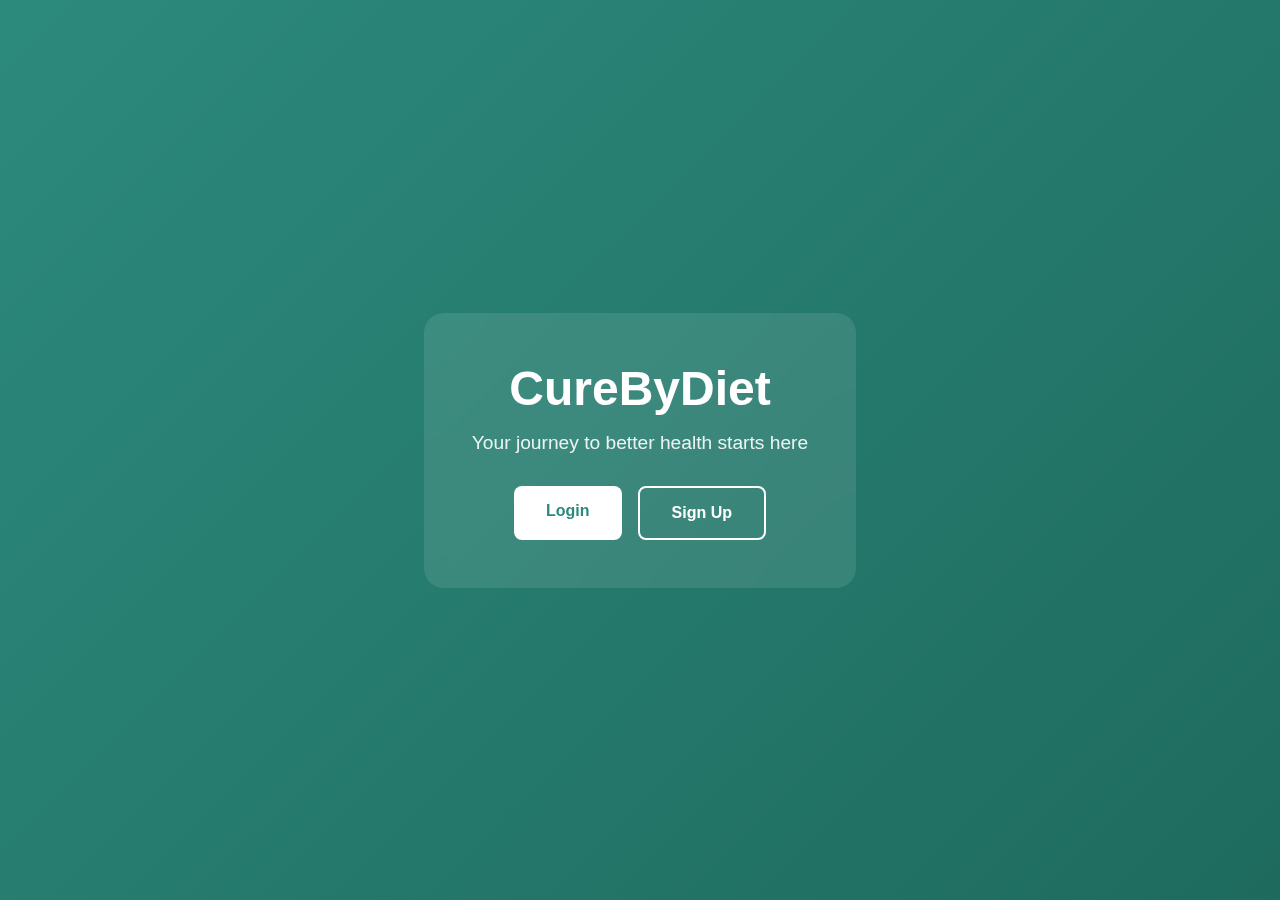
<file: pages/index.html>
<!DOCTYPE html>
<html lang="en">
<head>
    <meta charset="UTF-8">
    <meta name="viewport" content="width=device-width, initial-scale=1.0">
    <title>CureByDiet - Welcome</title>
    <style>
        * { margin: 0; padding: 0; box-sizing: border-box; }
        body { 
            font-family: 'Arial', sans-serif; 
            background: linear-gradient(135deg, #2c8a7d, #1e6b5e);
            min-height: 100vh;
            display: flex;
            align-items: center;
            justify-content: center;
            color: white;
        }
        .welcome-container {
            text-align: center;
            max-width: 500px;
            padding: 3rem;
            background: rgba(255, 255, 255, 0.1);
            border-radius: 20px;
            backdrop-filter: blur(10px);
        }
        h1 { font-size: 3rem; margin-bottom: 1rem; }
        p { font-size: 1.2rem; margin-bottom: 2rem; opacity: 0.9; }
        .btn-group { display: flex; gap: 1rem; justify-content: center; }
        .btn {
            padding: 1rem 2rem;
            border: none;
            border-radius: 8px;
            text-decoration: none;
            font-weight: 600;
            transition: all 0.3s;
        }
        .btn-primary { background: white; color: #2c8a7d; }
        .btn-secondary { background: transparent; color: white; border: 2px solid white; }
        .btn:hover { transform: translateY(-2px); }
    </style>
</head>
<body>
    <div class="welcome-container">
        <h1>CureByDiet</h1>
        <p>Your journey to better health starts here</p>
        <div class="btn-group">
            <a href="pages/login.html" class="btn btn-primary">Login</a>
            <a href="pages/registration.html" class="btn btn-secondary">Sign Up</a>
        </div>
    </div>
</body>
</html>
</file>
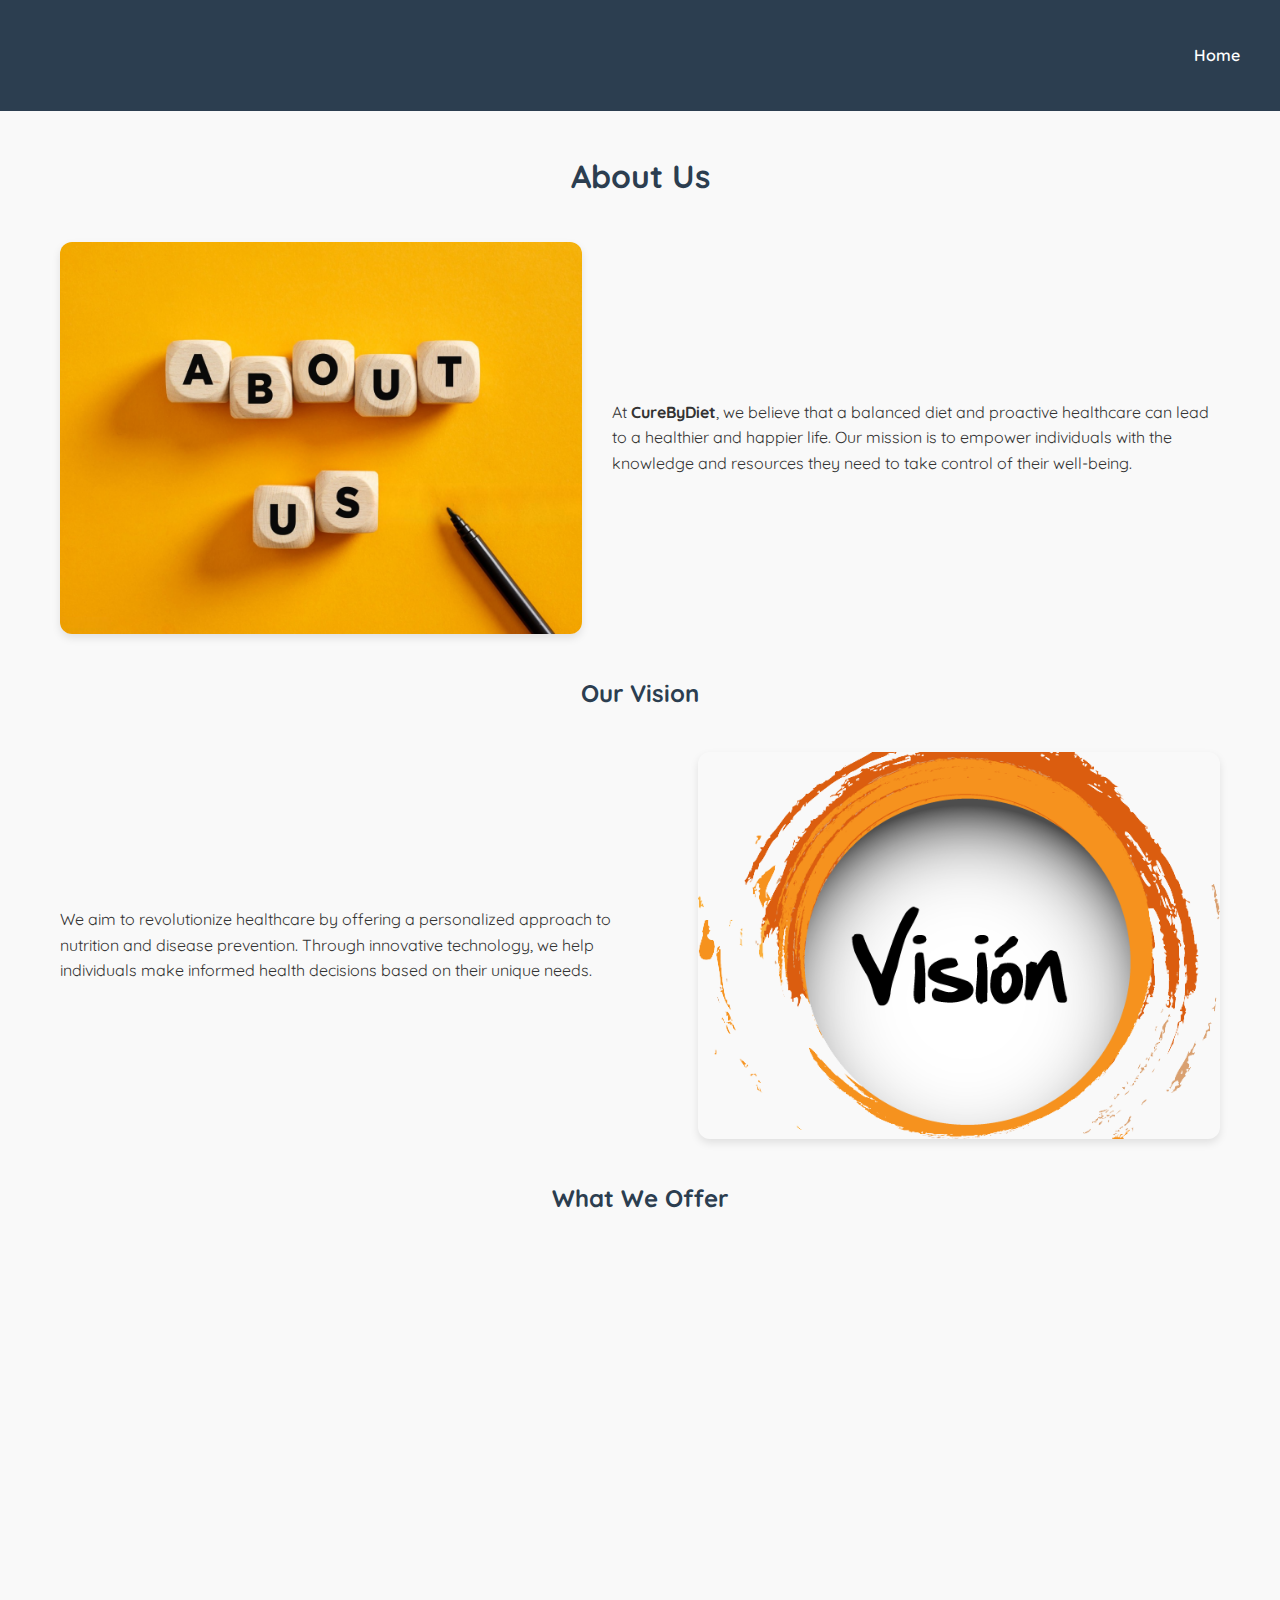
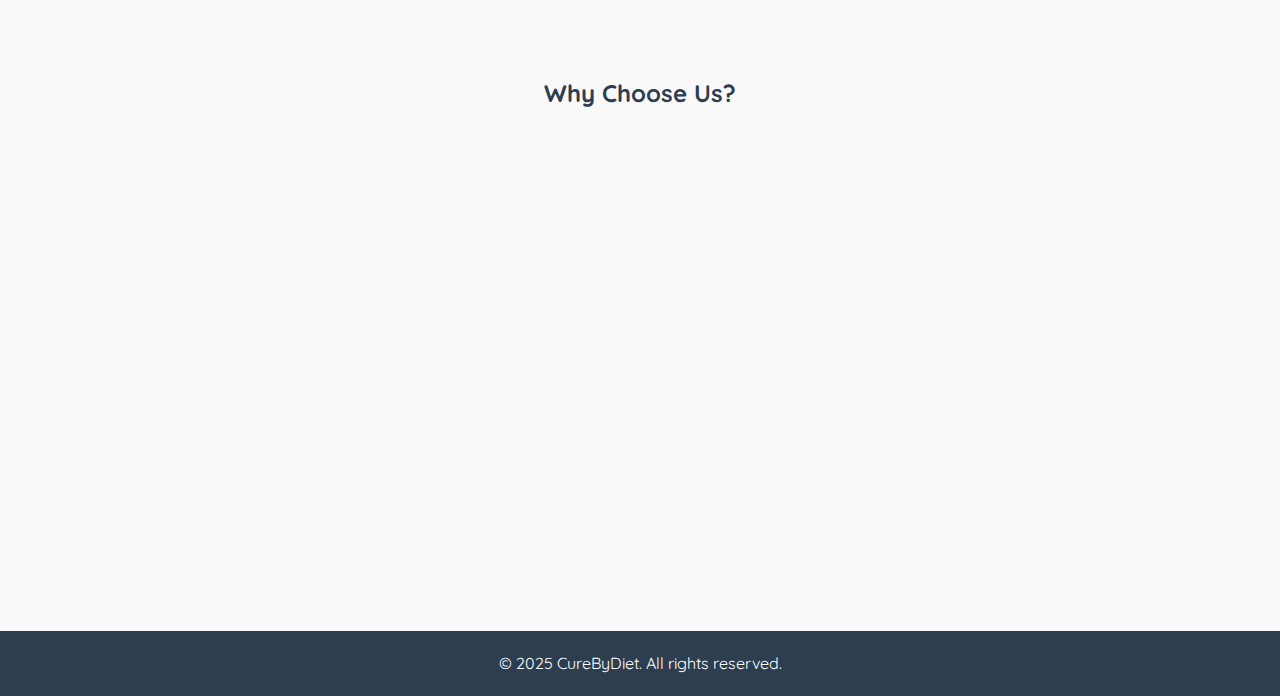
<file: pages/about us.html>
<!DOCTYPE html>
<html lang="en">
<head>
  <meta charset="UTF-8" />
  <meta name="viewport" content="width=device-width, initial-scale=1.0"/>
  <title>About Us - CureByDiet</title>
  <link href="https://fonts.googleapis.com/css2?family=Quicksand:wght@300..700&display=swap" rel="stylesheet">
  <link rel="stylesheet" href="https://cdnjs.cloudflare.com/ajax/libs/font-awesome/6.0.0/css/all.min.css">
  <link rel="stylesheet" href="../styles/about us.css">
</head>
<body>
  <header>
    <h1><i class="fas fa-heartbeat"></i> CureByDiet</h1>
    <nav>
      <span id="username" style="color: #e0f2f1; margin-right: 1rem;"></span>
      <a href="home.html">Home</a>
    </nav>
  </header>

  <main>
    <section class="about-us">
      <h1>About Us</h1>

      <div class="intro">
        <img src="../assets/about.png" alt="Healthcare Team" />
        <p>At <strong>CureByDiet</strong>, we believe that a balanced diet and proactive healthcare can lead to a healthier and happier life. Our mission is to empower individuals with the knowledge and resources they need to take control of their well-being.</p>
      </div>

      <h2>Our Vision</h2>
      <div class="vision">
        <p>We aim to revolutionize healthcare by offering a personalized approach to nutrition and disease prevention. Through innovative technology, we help individuals make informed health decisions based on their unique needs.</p>
        <img src="../assets/vision.png" alt="Our Vision" />
      </div>

      <h2>What We Offer</h2>
      <div class="offerings">
        <img src="../assets/what we offer.jpg" alt="Services" />
        <ul>
          <li>✔️ Symptom-based disease analysis</li>
          <li>✔️ Tailored diet recommendations</li>
          <li>✔️ Seamless doctor appointment booking</li>
          <li>✔️ Health and nutrition insights</li>
        </ul>
      </div>

      <h2>Why Choose Us?</h2>
      <div class="why-choose">
        <p>Our platform combines cutting-edge medical research with user-friendly technology to provide a one-stop solution for preventive healthcare. Whether you're looking to improve your diet, understand your symptoms, or consult with a doctor, we are here to guide you every step of the way.</p>
        <img src="../assets/why choose us.png" alt="Why Choose Us" />
      </div>
    </section>
  </main>

  <footer>
    <p>&copy; 2025 CureByDiet. All rights reserved.</p>
  </footer>

  <script src="../js/username.js"></script>
  <script src="../js/about us.js"></script>
</body>
</html>
</file>
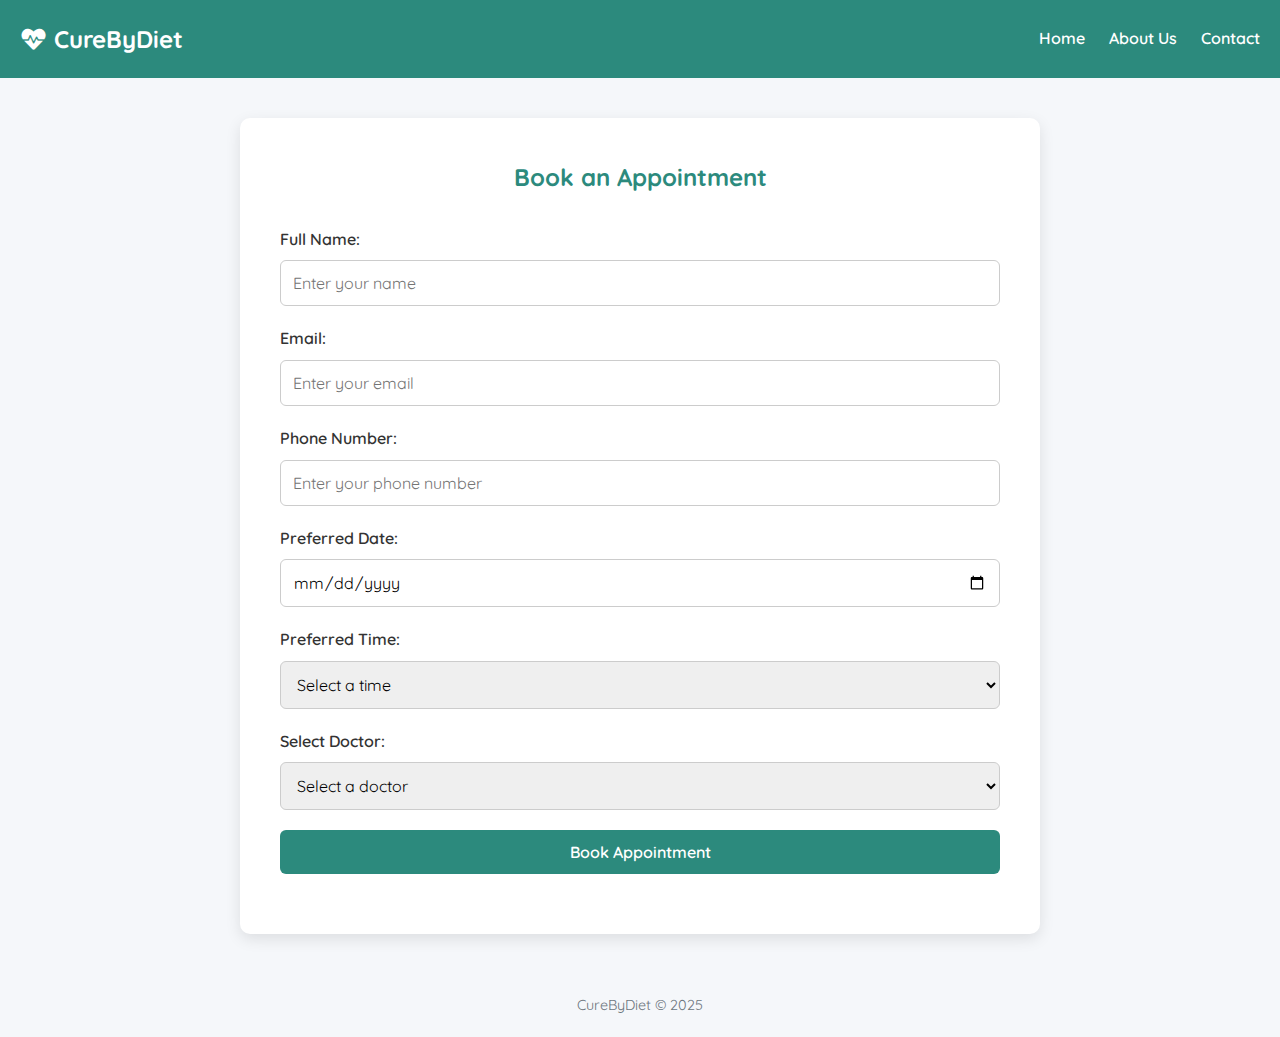
<file: pages/appointment.html>
<!DOCTYPE html>
<html lang="en">
<head>
  <meta charset="UTF-8" />
  <meta name="viewport" content="width=device-width, initial-scale=1.0"/>
  <title>Book Appointment | CureByDiet</title>

  <!-- External Fonts & Icons -->
  <link rel="stylesheet" href="https://cdnjs.cloudflare.com/ajax/libs/font-awesome/6.0.0/css/all.min.css">
  <link href="https://fonts.googleapis.com/css2?family=Quicksand:wght@400;600;700&display=swap" rel="stylesheet">

  <link rel="stylesheet" href="../styles/appointment.css">
</head>

<body>
  <header>
    <div class="logo">
      <i class="fas fa-heartbeat"></i> CureByDiet
    </div>
    <nav>
      <a href="home.html">Home</a>
      <a href="about us.html">About Us</a>
      <a href="contact.html">Contact</a>
    </nav>
  </header>

  <main>
    <section class="appointment-container">
      <h2>Book an Appointment</h2>

      <div class="success-message" id="successMessage">
        <i class="fas fa-check-circle"></i> Your appointment has been booked successfully! We'll contact you shortly to confirm.
      </div>

      <form id="appointmentForm" action="#" method="POST">
        <div class="form-group">
          <label for="name">Full Name:</label>
          <input type="text" id="name" name="name" placeholder="Enter your name" required>
        </div>

        <div class="form-group">
          <label for="email">Email:</label>
          <input type="email" id="email" name="email" placeholder="Enter your email" required>
        </div>

        <div class="form-group">
          <label for="phone">Phone Number:</label>
          <input type="tel" id="phone" name="phone" placeholder="Enter your phone number" required>
        </div>

        <div class="form-group">
          <label for="date">Preferred Date:</label>
          <input type="date" id="date" name="date" required>
        </div>

        <div class="form-group">
            <label for="time">Preferred Time:</label>
            <select id="time" name="time" required>
              <option value="">Select a time</option>
              <option>09:00 AM</option>
              <option>10:00 AM</option>
              <option>11:00 AM</option>
              <option>12:00 PM</option>
              <option>01:00 PM</option>
              <option>02:00 PM</option>
              <option>03:00 PM</option>
              <option>04:00 PM</option>
              <option>05:00 PM</option>
              <option>06:00 PM</option>
              <option>07:00 PM</option>
              <option>08:00 PM</option>
              <option>09:00 PM</option>
            </select>
          </div>
          

        <div class="form-group">
          <label for="doctor">Select Doctor:</label>
          <select id="doctor" name="doctor" required>
            <option value="">Select a doctor</option>

            <optgroup label="General Physicians">
              <option>Dr. Anand Joshi - General Physician (Ruby Hall Clinic)</option>
              <option>Dr. Meera Deshpande - General Physician (Jehangir Hospital)</option>
              <option>Dr. Rajiv Kulkarni - General Physician (Sahyadri Hospital)</option>
              <option>Dr. Priya Kale - General Physician (Dinanath Mangeshkar Hospital)</option>
              <option>Dr. Sanjay Patil - General Physician (KEM Hospital)</option>
            </optgroup>

            <optgroup label="Cardiologists">
              <option>Dr. Sameer Dani - Cardiologist (Apollo Hospital)</option>
              <option>Dr. Manoj Durairaj - Cardiologist (Ruby Hall Clinic)</option>
              <option>Dr. H.K. Chopra - Cardiologist (Sahyadri Hospital)</option>
              <option>Dr. Abhijit Vilas Kulkarni - Cardiologist (Jehangir Hospital)</option>
              <option>Dr. Suresh Vijan - Cardiologist (Columbia Asia Hospital)</option>
            </optgroup>

            <optgroup label="Nutritionists/Dietitians">
              <option>Dr. Shilpa Joshi - Nutritionist (Pune Nutrition Clinic)</option>
              <option>Dr. Anjali Pradhan - Dietitian (Aditya Birla Memorial Hospital)</option>
              <option>Dr. Rujuta Diwekar - Nutritionist (Pune)</option>
              <option>Dr. Pradnya Kulkarni - Clinical Nutritionist (Ruby Hall Clinic)</option>
              <option>Dr. Supriya Kulkarni - Dietitian (Sahyadri Hospital)</option>
            </optgroup>

            <optgroup label="Endocrinologists (Diabetes Specialists)">
              <option>Dr. Shashank Joshi - Endocrinologist (Lilavati Hospital, Pune)</option>
              <option>Dr. Anil Bhoraskar - Diabetologist (Ruby Hall Clinic)</option>
              <option>Dr. Charudatta Joglekar - Endocrinologist (Sahyadri Hospital)</option>
              <option>Dr. Sunil Mhaske - Diabetologist (KEM Hospital)</option>
              <option>Dr. Rajiv Kovil - Diabetologist (Apollo Hospital)</option>
            </optgroup>

            <optgroup label="Gastroenterologists">
              <option>Dr. Amit Phadnis - Gastroenterologist (Jehangir Hospital)</option>
              <option>Dr. Vinay Dhir - Gastroenterologist (Ruby Hall Clinic)</option>
              <option>Dr. Nikhil Bondre - Gastroenterologist (Sahyadri Hospital)</option>
              <option>Dr. Sameer Desai - Gastroenterologist (Apollo Hospital)</option>
              <option>Dr. Snehal Sriram - Gastroenterologist (KEM Hospital)</option>
            </optgroup>
          </select>
        </div>

        <div class="form-group">
          <button type="submit" id="bookBtn">Book Appointment</button>
        </div>
      </form>
    </section>
  </main>

  <footer>
    CureByDiet &copy; 2025
  </footer>

  <script src="../js/appointment.js"></script>
</body>
</html>
</file>
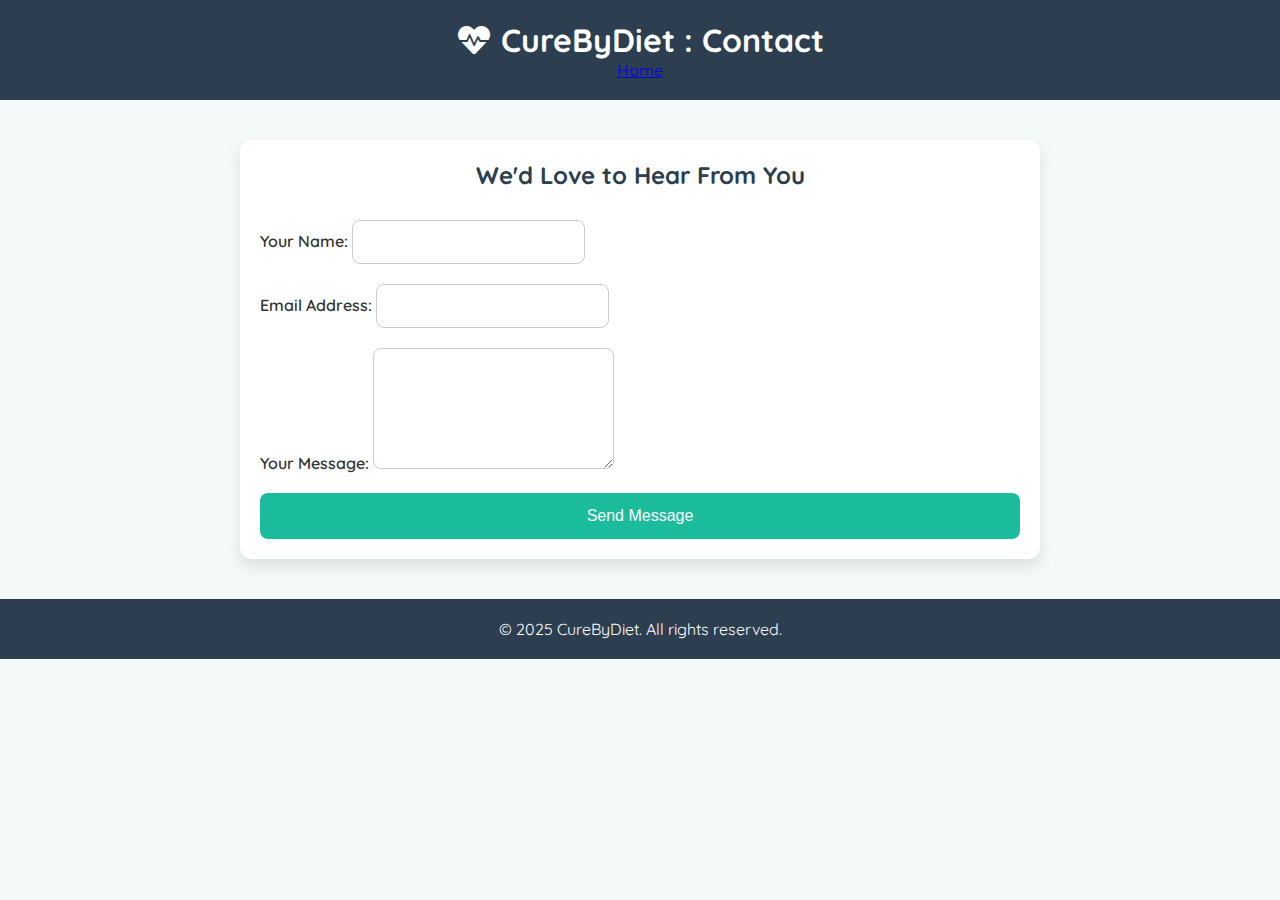
<file: pages/contact.html>
<!DOCTYPE html>
<html lang="en">
<head>
  <meta charset="UTF-8" />
  <meta name="viewport" content="width=device-width, initial-scale=1.0"/>
  <title>Contact Us - CureByDiet</title>
  <link href="https://fonts.googleapis.com/css2?family=Quicksand:wght@400;600&display=swap" rel="stylesheet">
  <link rel="stylesheet" href="https://cdnjs.cloudflare.com/ajax/libs/font-awesome/6.0.0/css/all.min.css">
  <link rel="stylesheet" href="../styles/contact.css">
</head>
<body>

  <header>
    <h1><i class="fas fa-heartbeat"></i> CureByDiet : Contact</h1>
    <nav>
      <a href="home.html">Home</a>
    </nav>
  </header>

  <main>
    <h2>We'd Love to Hear From You</h2>
    <form id="contactForm">
      <div>
        <label for="name">Your Name:</label>
        <input type="text" id="name" required />
      </div>

      <div>
        <label for="email">Email Address:</label>
        <input type="email" id="email" required />
      </div>

      <div>
        <label for="message">Your Message:</label>
        <textarea id="message" rows="5" required></textarea>
      </div>

      <button type="submit">Send Message</button>

      <div class="success" id="successMsg">Thank you! We'll get back to you soon.</div>
      <div class="error" id="errorMsg">Please fill out all fields correctly.</div>
    </form>
  </main>

  <footer>
    <p>&copy; 2025 CureByDiet. All rights reserved.</p>
  </footer>

  <script src="../js/contact.js"></script>

</body>
</html>
</file>
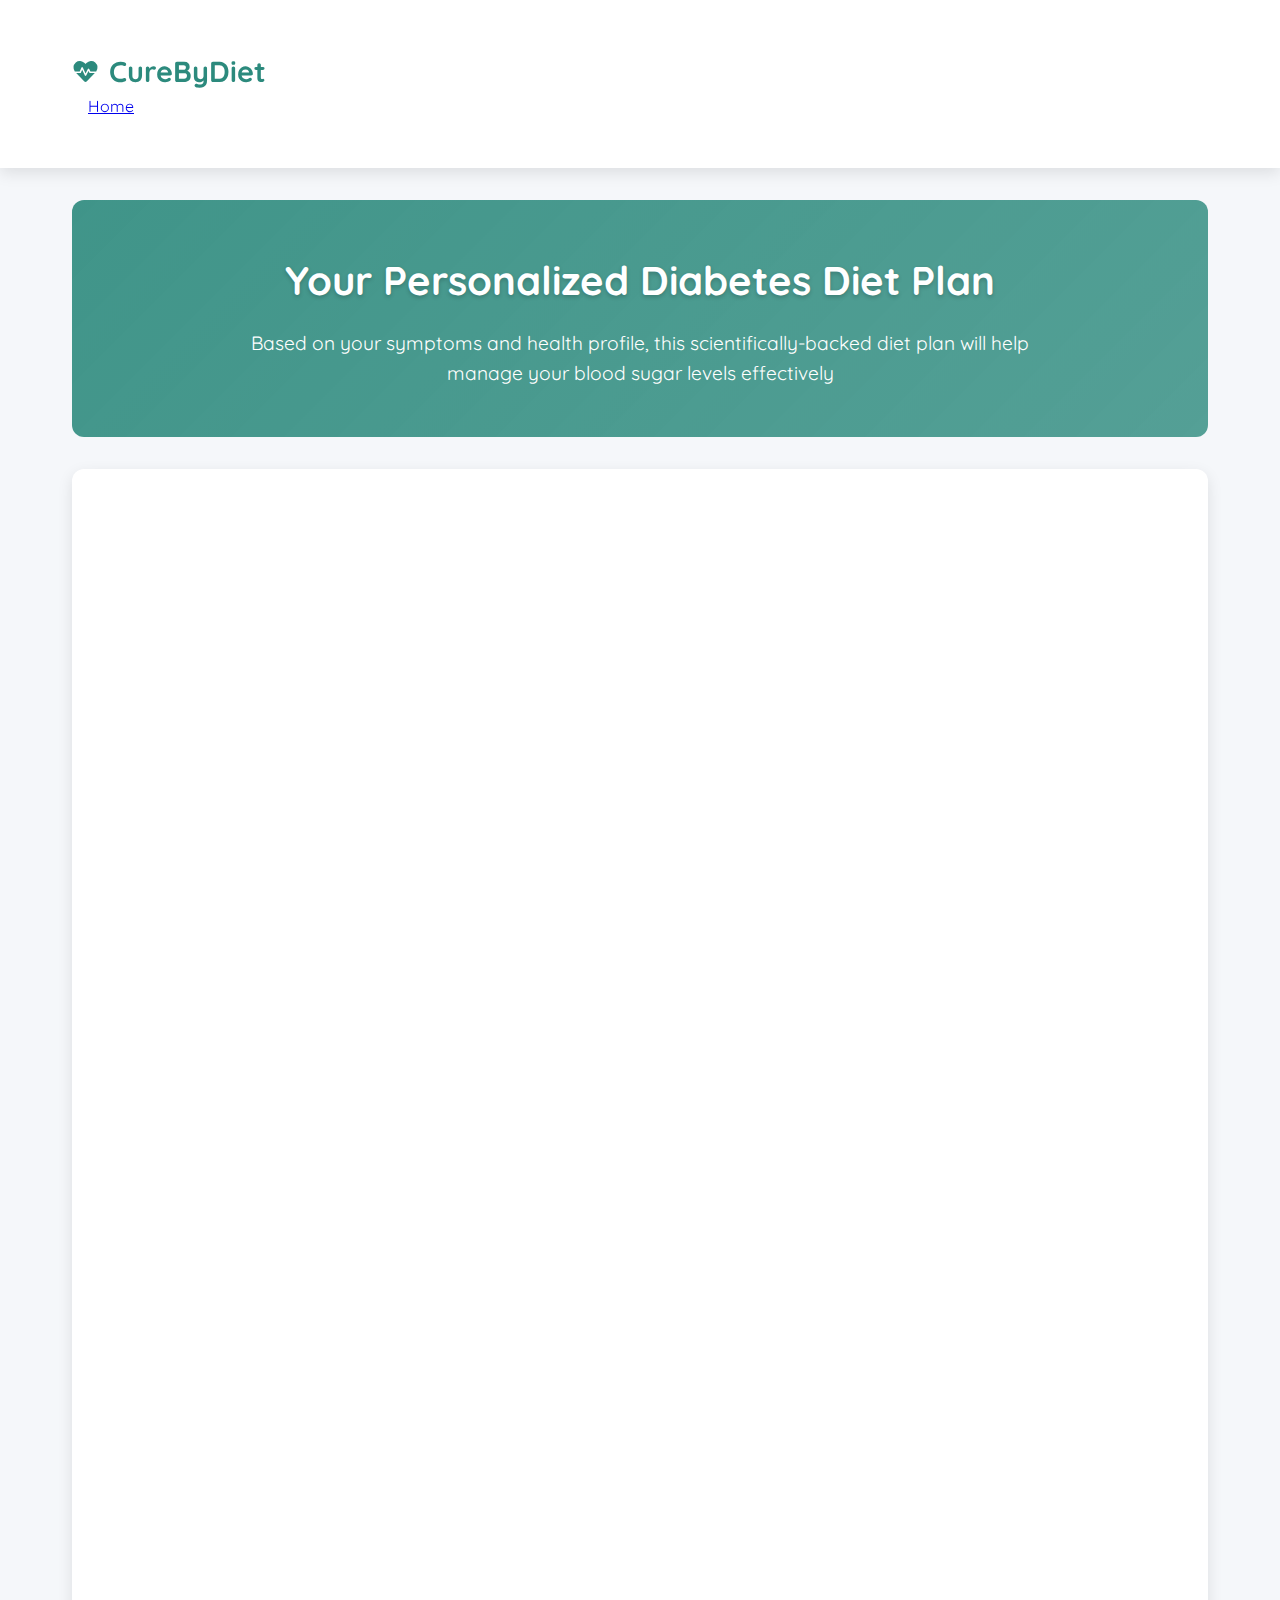
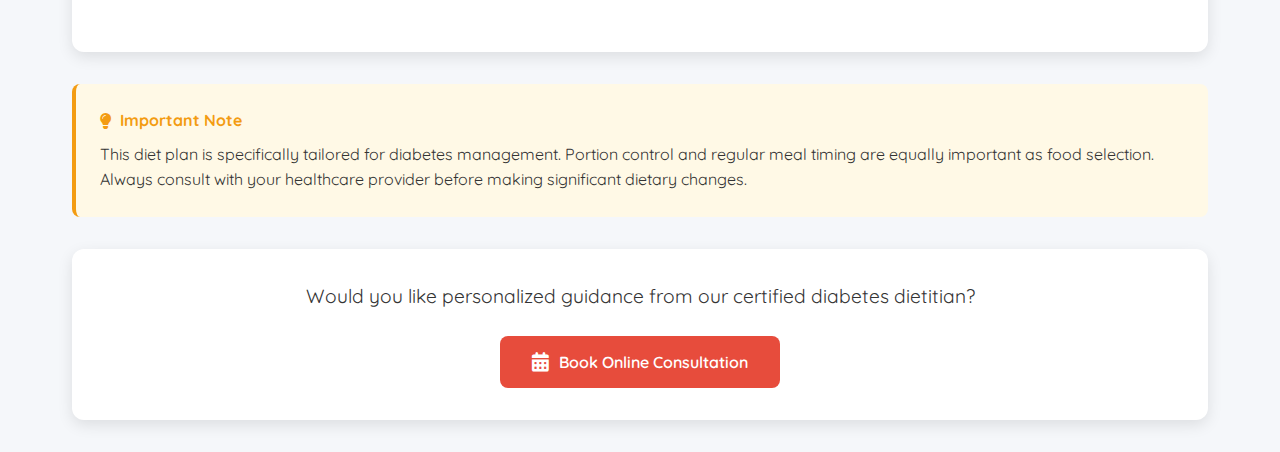
<file: pages/dietplan.html>
<!DOCTYPE html>
<html lang="en">
<head>
    <meta charset="UTF-8">
    <meta name="viewport" content="width=device-width, initial-scale=1.0">
    <title>Diabetes Diet Plan | CureByDiet</title>
    <link rel="stylesheet" href="../styles/dietplan.css">
    <link rel="stylesheet" href="https://cdnjs.cloudflare.com/ajax/libs/font-awesome/6.0.0/css/all.min.css">
    <link href="https://fonts.googleapis.com/css2?family=Quicksand:wght@300..700&display=swap" rel="stylesheet">
</head>
<body>
    <header>
        <div class="container">
            <div class="logo">
                <i class="fas fa-heartbeat"></i>
                CureByDiet
            </div>
            <nav>
                <span id="username" style="color: #e0f2f1; margin-right: 1rem;"></span>
                <a href="home.html">Home</a>
            </nav>
        </div>
    </header>

    <main class="container">
        <section class="hero-section">
            <h1>Your Personalized Diabetes Diet Plan</h1>
            <p>Based on your symptoms and health profile, this scientifically-backed diet plan will help manage your blood sugar levels effectively</p>
        </section>

        <div class="plan-container">
            <div class="plan-section" style="animation-delay: 0.2s;">
                <h3><i class="fas fa-apple-alt"></i> Healthy Carbohydrates & Fiber-Rich Foods</h3>
                <p>Fiber moderates digestion and helps control blood sugar levels. Choose these nutrient-dense options:</p>
                
                <div class="food-category">
                    <h4><i class="fas fa-lemon"></i> Fruits</h4>
                    <div class="food-items">
                        <span class="food-item">Berries</span>
                        <span class="food-item">Melon</span>
                        <span class="food-item">Apples</span>
                        <span class="food-item">Pears</span>
                        <span class="food-item">Peaches</span>
                        <span class="food-item">Low-sugar fruits</span>
                    </div>
                </div>
                
                <div class="food-category">
                    <h4><i class="fas fa-carrot"></i> Vegetables</h4>
                    <div class="food-items">
                        <span class="food-item">Leafy greens</span>
                        <span class="food-item">Asparagus</span>
                        <span class="food-item">Carrots</span>
                        <span class="food-item">Cucumber</span>
                        <span class="food-item">Peppers</span>
                        <span class="food-item">Tomatoes</span>
                    </div>
                </div>
                
                <div class="food-category">
                    <h4><i class="fas fa-seedling"></i> Nuts</h4>
                    <div class="food-items">
                        <span class="food-item">Almonds</span>
                        <span class="food-item">Walnuts</span>
                        <span class="food-item">Pistachios</span>
                        <span class="food-item">Macadamia</span>
                    </div>
                </div>
                
                <div class="food-category">
                    <h4><i class="fas fa-bread-slice"></i> Whole Grains</h4>
                    <div class="food-items">
                        <span class="food-item">Brown rice</span>
                        <span class="food-item">Quinoa</span>
                        <span class="food-item">Farro</span>
                        <span class="food-item">Whole wheat</span>
                    </div>
                </div>
            </div>

            <div class="plan-section" style="animation-delay: 0.4s;">
                <h3><i class="fas fa-drumstick-bite"></i> Protein Sources</h3>
                <p>Quality proteins help maintain muscle mass and keep you full longer:</p>
                <div class="food-items">
                    <span class="food-item">Eggs</span>
                    <span class="food-item">Fish</span>
                    <span class="food-item">Chicken</span>
                    <span class="food-item">Beans</span>
                    <span class="food-item">Lentils</span>
                    <span class="food-item">Tofu</span>
                    <span class="food-item">Greek yogurt</span>
                </div>
            </div>

            <div class="plan-section" style="animation-delay: 0.6s;">
                <h3><i class="fas fa-egg"></i> Starchy Vegetables</h3>
                <p>These provide energy while being rich in nutrients:</p>
                <div class="food-items">
                    <span class="food-item">Sweet potatoes</span>
                    <span class="food-item">Corn</span>
                    <span class="food-item">Peas</span>
                    <span class="food-item">Winter squash</span>
                </div>
            </div>

            <div class="plan-section" style="animation-delay: 0.8s;">
                <h3><i class="fas fa-seedling"></i> Healthy Fats</h3>
                <p>Monounsaturated and polyunsaturated fats support heart health:</p>
                <div class="food-items">
                    <span class="food-item">Avocados</span>
                    <span class="food-item">Olive oil</span>
                    <span class="food-item">Nuts</span>
                    <span class="food-item">Seeds</span>
                    <span class="food-item">Fatty fish</span>
                </div>
            </div>
        </div>

        <div class="info-box">
            <h4><i class="fas fa-lightbulb"></i> Important Note</h4>
            <p>This diet plan is specifically tailored for diabetes management. Portion control and regular meal timing are equally important as food selection. Always consult with your healthcare provider before making significant dietary changes.</p>
        </div>

        <section class="consultation-section">
            <p>Would you like personalized guidance from our certified diabetes dietitian?</p>
            <button class="btn" onclick="window.location.href='appointment.html'">
                <i class="fas fa-calendar-alt"></i> Book Online Consultation
            </button>
        </section>
    </main>

    <script src="../js/username.js"></script>
    <script src="../js/dietplan.js"></script>
</body>
</html>
</file>
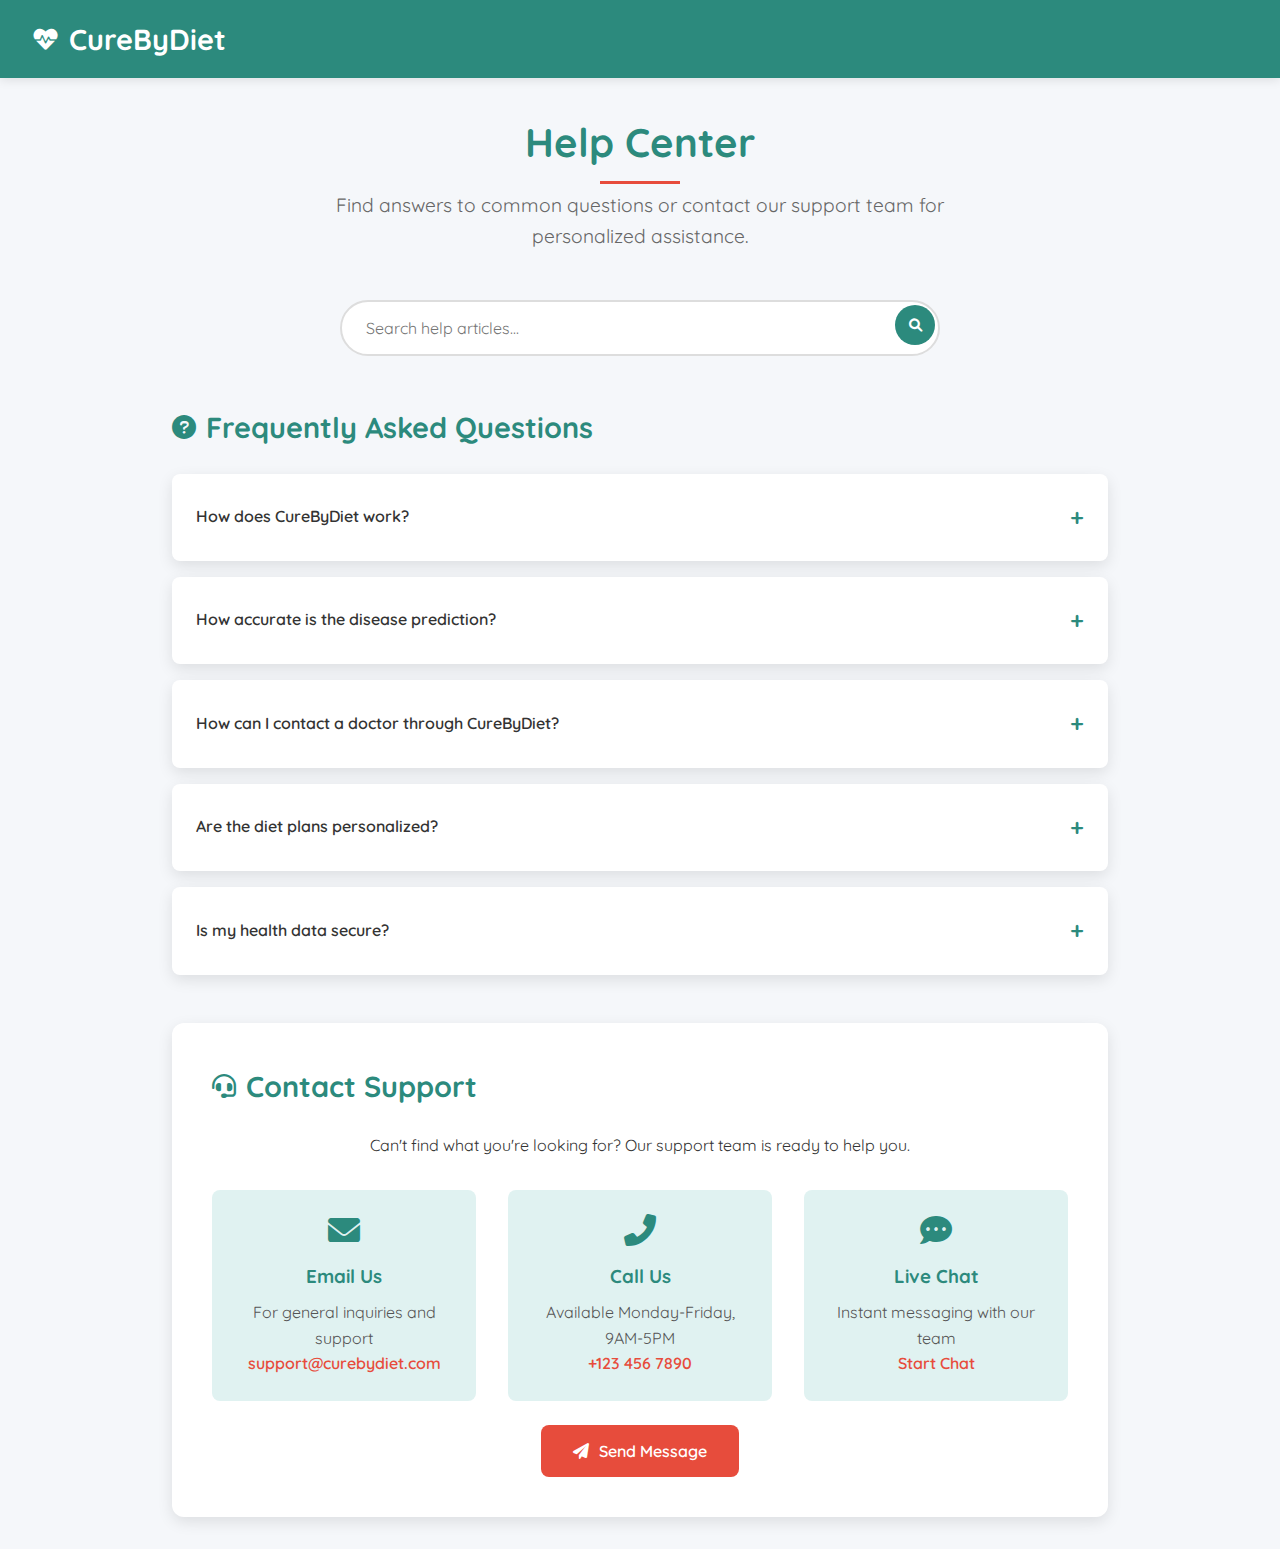
<file: pages/help.html>
<!DOCTYPE html>
<html lang="en">
<head>
    <meta charset="UTF-8">
    <meta name="viewport" content="width=device-width, initial-scale=1.0">
    <title>Help Center | CureByDiet</title>
    <link rel="stylesheet" href="../styles/help.css">
    <link rel="stylesheet" href="https://cdnjs.cloudflare.com/ajax/libs/font-awesome/6.0.0/css/all.min.css">
    <link href="https://fonts.googleapis.com/css2?family=Quicksand:wght@300..700&display=swap" rel="stylesheet">
</head>
<body>
    <header>
        <div class="logo">
            <i class="fas fa-heartbeat"></i>
            CureByDiet
        </div>
    </header>

    <main class="help-container">
        <div class="help-header">
            <h1>Help Center</h1>
            <p>Find answers to common questions or contact our support team for personalized assistance.</p>
        </div>

        <div class="search-box">
            <input type="text" placeholder="Search help articles...">
            <button type="submit"><i class="fas fa-search"></i></button>
        </div>

        <div class="faq-section">
            <h2 class="section-title"><i class="fas fa-question-circle"></i> Frequently Asked Questions</h2>
            
            <div class="faq-item">
                <div class="faq-question">How does CureByDiet work?</div>
                <div class="faq-answer">
                    <p>CureByDiet uses advanced symptom analysis to predict potential health conditions and provides personalized diet plans to support your recovery and overall wellbeing. Our system combines medical knowledge with nutritional science to offer comprehensive health solutions.</p>
                </div>
            </div>
            
            <div class="faq-item">
                <div class="faq-question">How accurate is the disease prediction?</div>
                <div class="faq-answer">
                    <p>While our symptom-to-disease mapping is based on reliable medical databases, it's important to note that this is a preliminary assessment. Our predictions have an accuracy rate of approximately 85% for common conditions, but we always recommend consulting with a healthcare professional for definitive diagnosis.</p>
                </div>
            </div>
            
            <div class="faq-item">
                <div class="faq-question">How can I contact a doctor through CureByDiet?</div>
                <div class="faq-answer">
                    <p>After receiving your health assessment, you'll have the option to book a consultation with one of our partner healthcare providers. We'll display available doctors specializing in your predicted condition along with their contact information and appointment scheduling options.</p>
                </div>
            </div>
            
            <div class="faq-item">
                <div class="faq-question">Are the diet plans personalized?</div>
                <div class="faq-answer">
                    <p>Yes! Our diet plans are tailored based on your predicted condition, symptoms, and basic health profile. We take into account common nutritional needs for specific health conditions while recommending foods that are generally well-tolerated.</p>
                </div>
            </div>
            
            <div class="faq-item">
                <div class="faq-question">Is my health data secure?</div>
                <div class="faq-answer">
                    <p>Absolutely. We prioritize your privacy and security. All health information is encrypted and stored securely. We never share your personal health data with third parties without your explicit consent.</p>
                </div>
            </div>
        </div>

        <div class="contact-section">
            <h2 class="section-title"><i class="fas fa-headset"></i> Contact Support</h2>
            <p>Can't find what you're looking for? Our support team is ready to help you.</p>
            
            <div class="contact-methods">
                <div class="contact-card">
                    <i class="fas fa-envelope"></i>
                    <h3>Email Us</h3>
                    <p>For general inquiries and support</p>
                    <a href="mailto:support@curebydiet.com">support@curebydiet.com</a>
                </div>
                
                <div class="contact-card">
                    <i class="fas fa-phone-alt"></i>
                    <h3>Call Us</h3>
                    <p>Available Monday-Friday, 9AM-5PM</p>
                    <a href="tel:+1234567890">+123 456 7890</a>
                </div>
                
                <div class="contact-card">
                    <i class="fas fa-comment-dots"></i>
                    <h3>Live Chat</h3>
                    <p>Instant messaging with our team</p>
                    <a href="#" onclick="alert('Live chat will be available soon!')">Start Chat</a>
                </div>
            </div>
            
            <button class="btn" onclick="window.location.href='mailto:support@curebydiet.com'">
                <i class="fas fa-paper-plane"></i> Send Message
            </button>
        </div>
    </main>

    <script src="../js/help.js"></script>
</body>
</html>
</file>
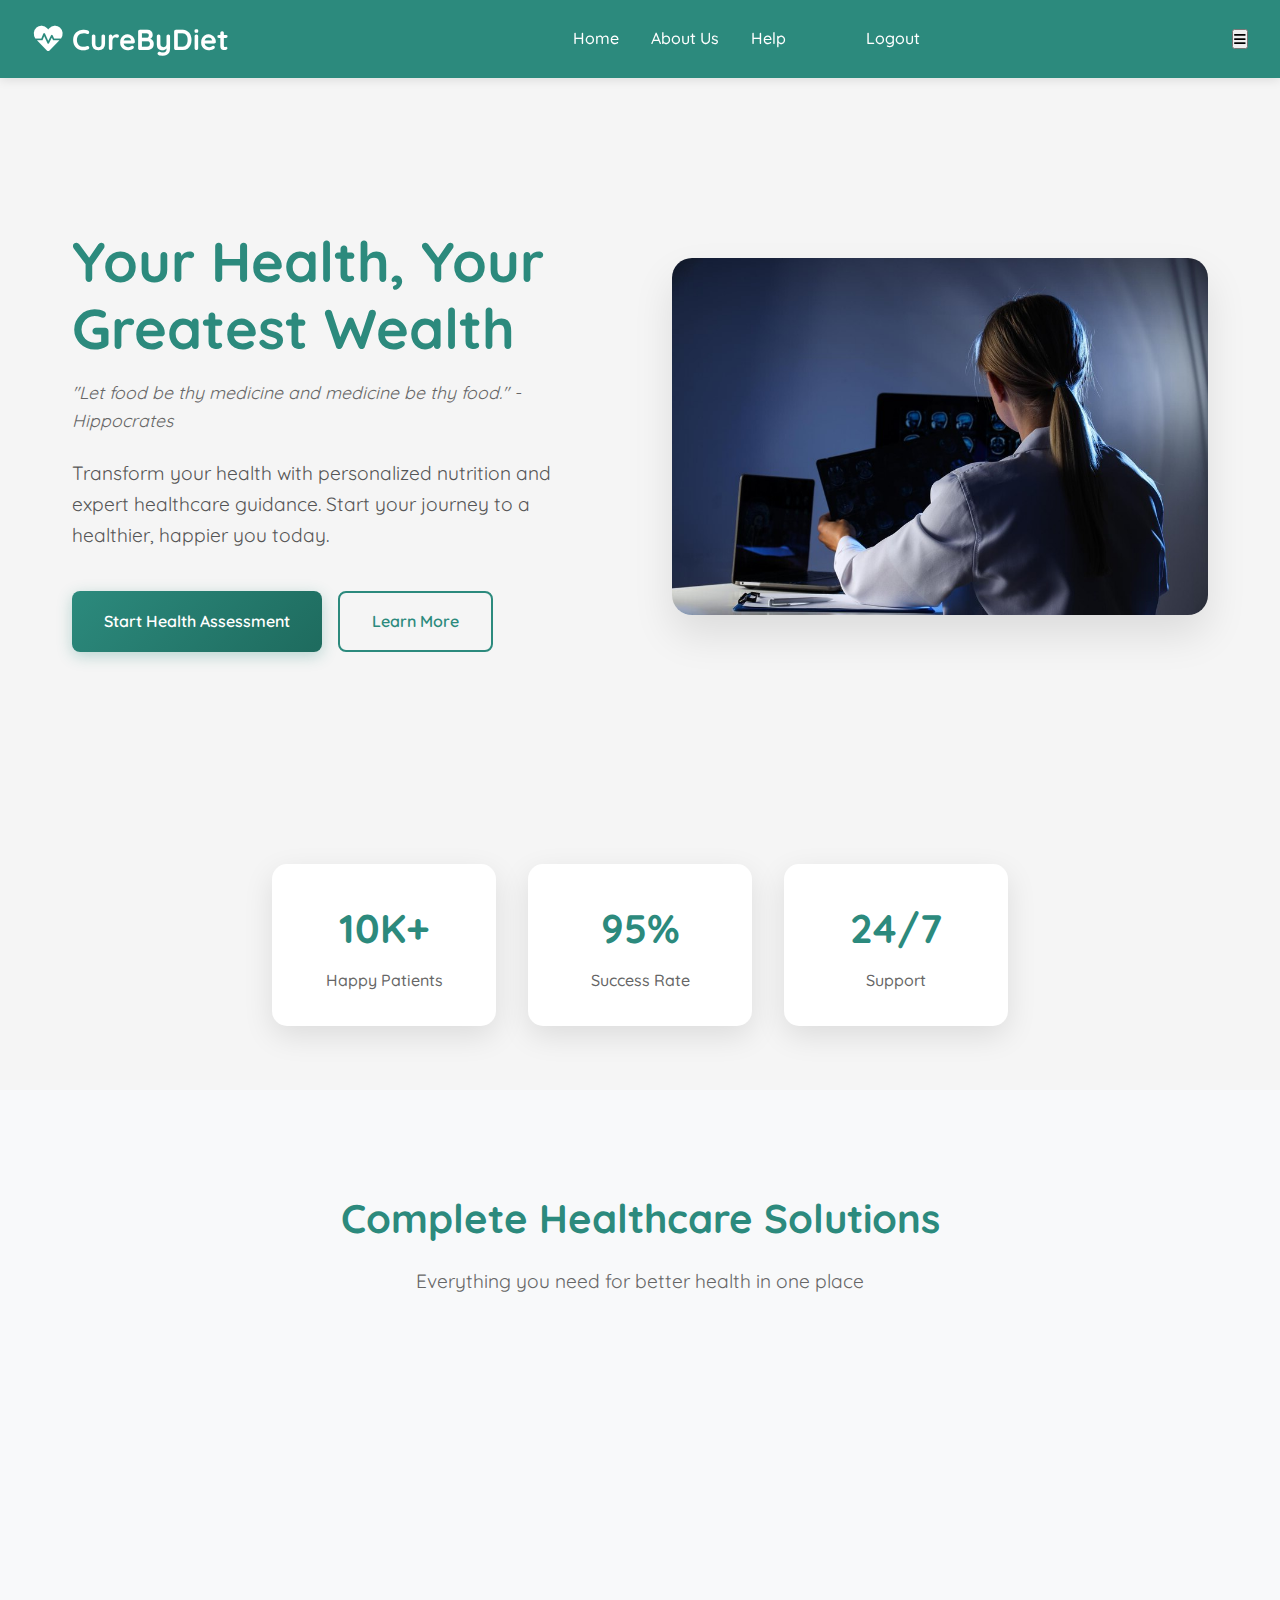
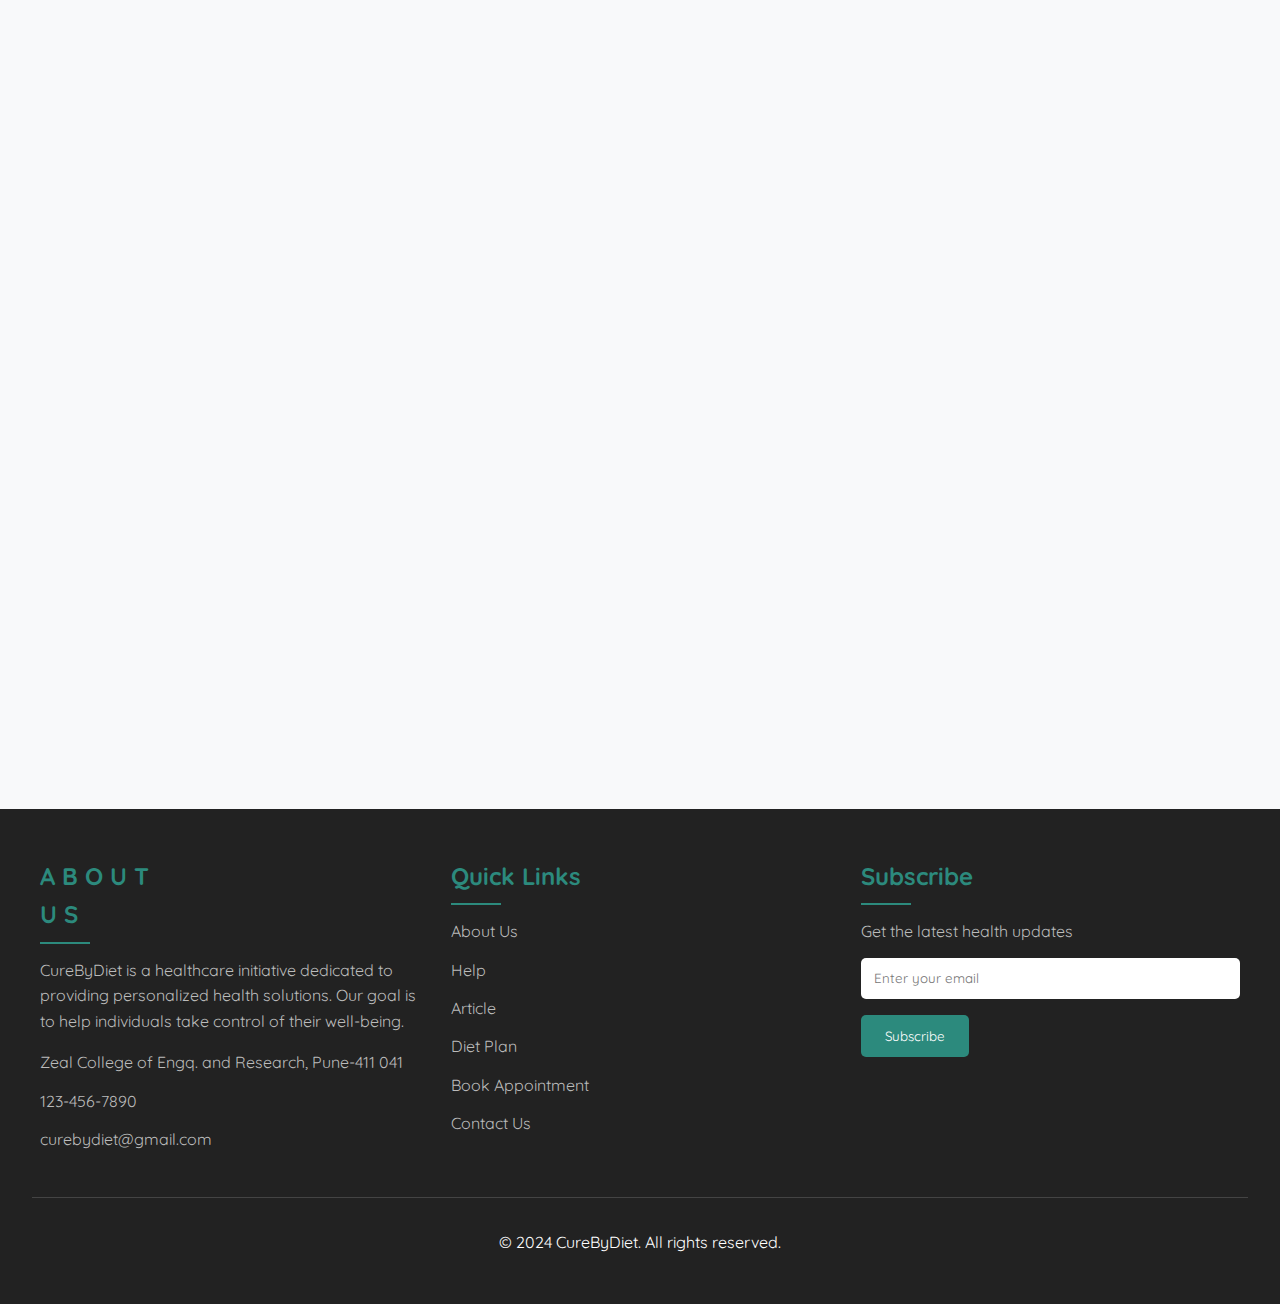
<file: pages/home.html>
<!DOCTYPE html>
<html lang="en">
<head>
    <meta charset="UTF-8">
    <meta name="viewport" content="width=device-width, initial-scale=1.0">
    <title>CureByDiet - Personalized Health Solutions</title>
    <link rel="stylesheet" href="../styles/home.css">
    <link rel="stylesheet" href="https://cdnjs.cloudflare.com/ajax/libs/font-awesome/6.0.0/css/all.min.css">
    <link href="https://fonts.googleapis.com/css2?family=Quicksand:wght@300..700&display=swap" rel="stylesheet">
</head>
<body>
    <!-- Navigation Bar -->
    <nav>
        <div class="logo">
            <i class="fas fa-heartbeat"></i>
            CureByDiet
        </div>
        <ul class="nav-links">
            <li><a href="#">Home</a></li>
            <li><a href="about us.html">About Us</a></li>
            <li><a href="help.html">Help</a></li>
            <li><span id="username" style="color: #e0f2f1; margin-right: 1rem;"></span></li>
            <li><a href="/">Logout</a></li>
        </ul>
        <button class="mobile-menu" onclick="toggleMenu()">
            <i class="fas fa-bars"></i>
        </button>
    </nav>

    <!-- Hero Section -->
    <section class="hero">
        <div class="hero-content">
            <h1>Your Health, Your Greatest Wealth</h1>
            <p class="hero-quote">"Let food be thy medicine and medicine be thy food." - Hippocrates</p>
            <p class="hero-description">Transform your health with personalized nutrition and expert healthcare guidance. Start your journey to a healthier, happier you today.</p>
            <div class="hero-buttons">
                <a href="question.html" class="cta-primary">Start Health Assessment</a>
                <a href="about us.html" class="cta-secondary">Learn More</a>
            </div>
        </div>
        <div class="hero-image">
            <img src="../assets/analysis.jpg" alt="Health Assessment">
        </div>
    </section>

    <!-- Stats Section -->
    <section class="stats">
        <div class="stat-item">
            <div class="stat-number">10K+</div>
            <div class="stat-label">Happy Patients</div>
        </div>
        <div class="stat-item">
            <div class="stat-number">95%</div>
            <div class="stat-label">Success Rate</div>
        </div>
        <div class="stat-item">
            <div class="stat-number">24/7</div>
            <div class="stat-label">Support</div>
        </div>
    </section>

  <main>
      <!-- Features Section -->
      <section class="features">
          <div class="section-header">
              <h2>Complete Healthcare Solutions</h2>
              <p>Everything you need for better health in one place</p>
          </div>
          
          <div class="features-grid">
              <div class="feature-card">
                  <div class="feature-image">
                      <img src="../assets/analysis.jpg" alt="Health Analysis">
                  </div>
                  <div class="feature-content">
                      <h3>Personalized Health Analysis</h3>
                      <p>Begin by answering our comprehensive health questionnaire. We delve deep into your symptoms, lifestyle, and medical history.</p>
                      <a href="question.html" class="feature-btn">Begin Assessment</a>
                  </div>
              </div>
              
              <div class="feature-card">
                  <div class="feature-image">
                      <img src="../assets/diet2.png" alt="Diet Plan">
                  </div>
                  <div class="feature-content">
                      <h3>Tailored Diet Plans</h3>
                      <p>Say goodbye to generic diets! Our nutritionists create personalized meal plans based on your health goals.</p>
                      <a href="dietplan.html" class="feature-btn">Get Diet Plan</a>
                  </div>
              </div>
              
              <div class="feature-card">
                  <div class="feature-image">
                      <img src="../assets/consult2.jpg" alt="Doctor Appointment">
                  </div>
                  <div class="feature-content">
                      <h3>Book Doctor's Appointment</h3>
                      <p>Take control of your health by scheduling an appointment with a trusted healthcare professional.</p>
                      <a href="appointment.html" class="feature-btn">Book Appointment</a>
                  </div>
              </div>
              
              <div class="feature-card">
                  <div class="feature-image">
                      <img src="../assets/empower.png" alt="Health Priority">
                  </div>
                  <div class="feature-content">
                      <h3>Your Health, Your Priority</h3>
                      <p>Explore insightful articles on early symptom detection and proactive healthcare solutions.</p>
                      <a href="article.html" class="feature-btn">Explore Articles</a>
                  </div>
              </div>
          </div>
      </section>

    <!-- Footer -->
    <footer id="about-section">
        <div class="footer-content">
            <div class="footer-section about">
                <h2>A B O U T<br>U S</h2>
                <p>CureByDiet is a healthcare initiative dedicated to providing personalized health solutions. Our goal is to help individuals take control of their well-being.</p>
                <div class="contact-info">
                    <p>Zeal College of Engq. and Research, Pune-411 041</p>
                    <p>123-456-7890</p>
                    <p>curebydiet@gmail.com</p>
                </div>
            </div>
            <div class="footer-section links">
                <h2>Quick Links</h2>
                <a href="about us.html">About Us</a>    
                <a href="help.html">Help</a>
                <a href="article.html">Article</a>
                <a href="dietplan.html">Diet Plan</a>
                <a href="appointment.html">Book Appointment</a>
                <a href="contact.html">Contact Us</a>
            </div>
            <div class="footer-section subscribe">
                <h2>Subscribe</h2>
                <p>Get the latest health updates</p>
                <input type="email" placeholder="Enter your email">
                <button>Subscribe</button>
            </div>
        </div>
        <div class="footer-bottom">
            <p>&copy; 2024 CureByDiet. All rights reserved.</p>
        </div>
    </footer>

    <script src="../js/home.js"></script>
    </main>
</body>
</html>
</file>
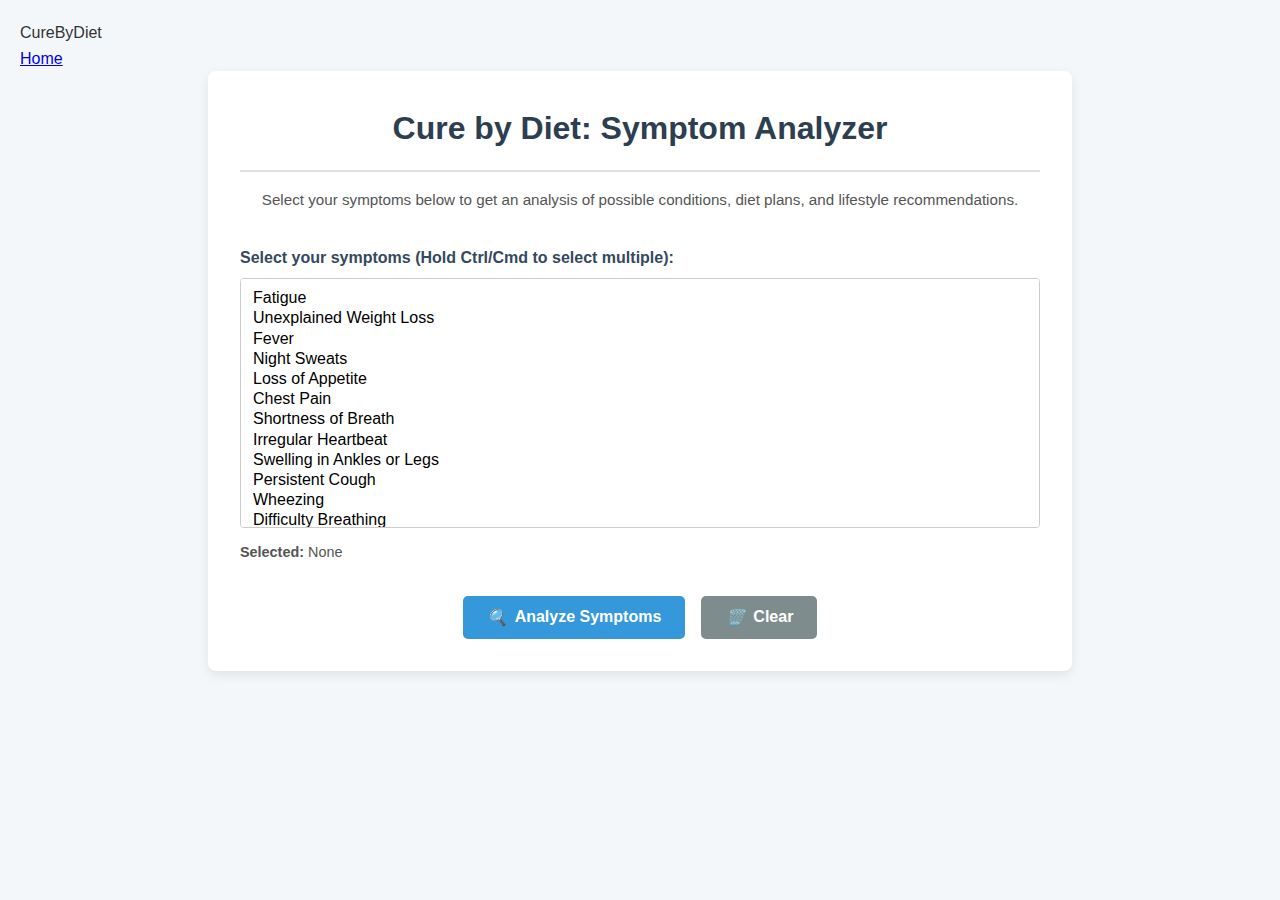
<file: pages/question.html>
<!DOCTYPE html>
<html lang="en">
<head>
    <meta charset="UTF-8">
    <meta name="viewport" content="width=device-width, initial-scale=1.0">
    <title>Symptom Analyzer</title>
    <link rel="stylesheet" href="../styles/style.css">
</head>
<body>
    <header>
        <div class="logo">CureByDiet</div>
        <nav>
            <a href="home.html">Home</a>
        </nav>
    </header>
    <div class="container">
        <h1>Cure by Diet: Symptom Analyzer</h1>
        <p class="subtitle">Select your symptoms below to get an analysis of possible conditions, diet plans, and lifestyle recommendations.</p>
        
        <form id="symptomForm">
            <div class="form-group">
                <label for="symptoms">Select your symptoms (Hold Ctrl/Cmd to select multiple):</label>
                <select id="symptoms" multiple>
                    <option value="fatigue">Fatigue</option>
                    <option value="unexplained weight loss">Unexplained Weight Loss</option>
                    <option value="fever">Fever</option>
                    <option value="night sweats">Night Sweats</option>
                    <option value="loss of appetite">Loss of Appetite</option>
                    <option value="chest pain">Chest Pain</option>
                    <option value="shortness of breath">Shortness of Breath</option>
                    <option value="irregular heartbeat">Irregular Heartbeat</option>
                    <option value="swelling in ankles or legs">Swelling in Ankles or Legs</option>
                    <option value="persistent cough">Persistent Cough</option>
                    <option value="wheezing">Wheezing</option>
                    <option value="difficulty breathing">Difficulty Breathing</option>
                    <option value="productive cough">Productive Cough</option>
                    <option value="dry cough">Dry Cough</option>
                    <option value="nausea">Nausea</option>
                    <option value="diarrhea">Diarrhea</option>
                    <option value="constipation">Constipation</option>
                    <option value="abdominal pain">Abdominal Pain</option>
                    <option value="frequent urination">Frequent Urination</option>
                    <option value="painful urination">Painful Urination</option>
                    <option value="blood in urine">Blood in Urine</option>
                    <option value="tobacco use">Tobacco Use</option>
                    <option value="alcohol consumption">Alcohol Consumption</option>
                    <option value="anxiety">Anxiety</option>
                    <option value="depression">Depression</option>
                    <option value="mood swings">Mood Swings</option>
                </select>
            </div>

            <div id="selectedSymptomsDisplay">
                <strong>Selected:</strong> <span>None</span>
            </div>

            <div class="button-group">
                <button type="button" id="analyzeBtn" class="btn btn-primary">
                    <i>🔍</i> Analyze Symptoms
                </button>
                <button type="button" id="clearBtn" class="btn btn-secondary">
                    <i>🗑️</i> Clear
                </button>
            </div>

            <div id="loadingSpinner" class="spinner" style="display: none;"></div>
        </form>
    </div>

    <script src="../js/question.js"></script>
</body>
</html>
</file>
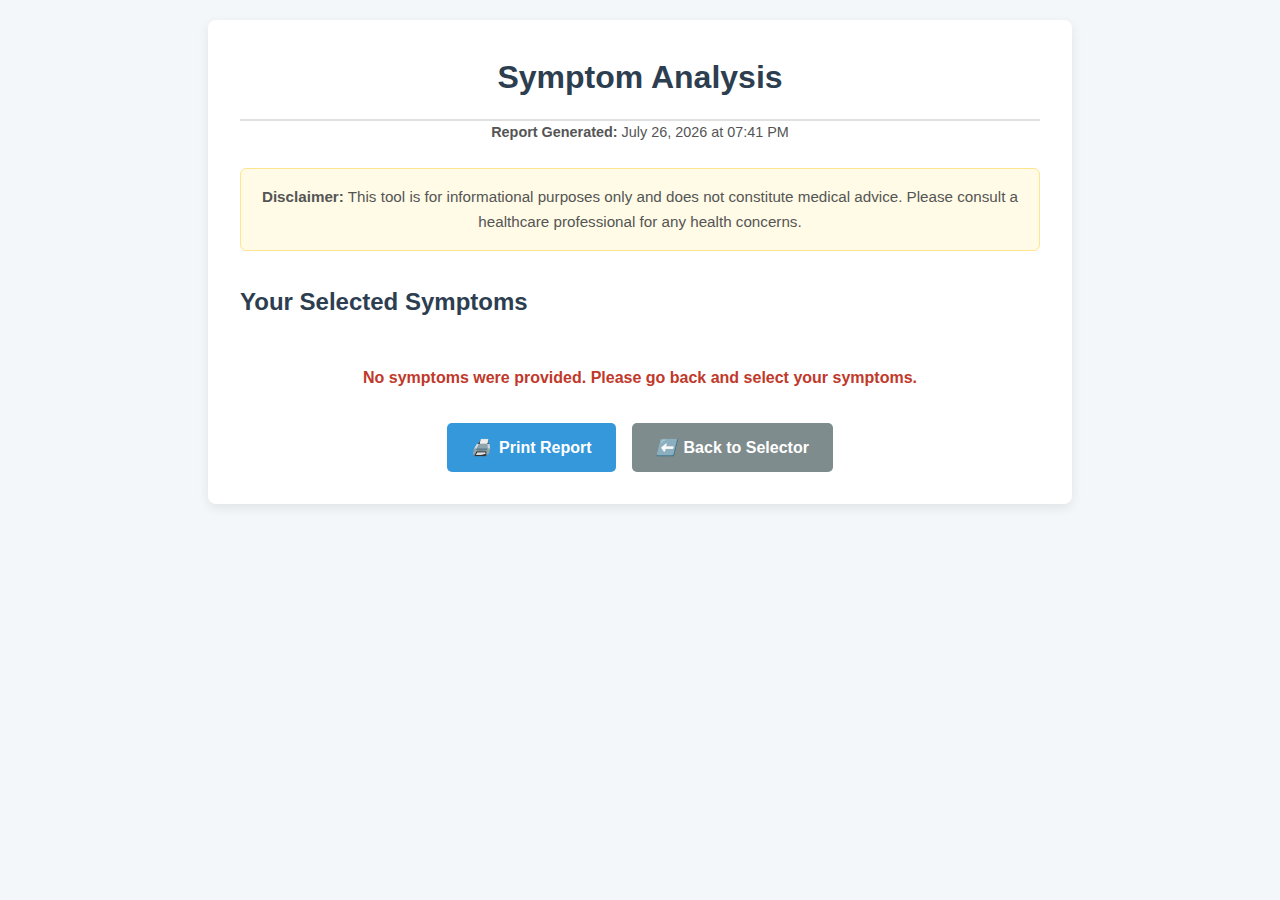
<file: pages/result.html>
<!DOCTYPE html>
<html lang="en">
<head>
    <meta charset="UTF-8">
    <meta name="viewport" content="width=device-width, initial-scale=1.0">
    <title>Symptom Analysis Report</title>
    <link rel="stylesheet" href="../styles/style.css">
</head>
<body>
    <div class="container">
        <h1>Symptom Analysis</h1>
        <div id="reportInfo">
            <!-- Date and time will be injected here by result.js -->
        </div>

        <div class="disclaimer">
            <strong>Disclaimer:</strong> This tool is for informational purposes only and does not constitute medical advice. Please consult a healthcare professional for any health concerns.
        </div>
        
        <div id="userSymptoms">
            <h2>Your Selected Symptoms</h2>
            <div class="symptom-tags">
                <!-- Selected symptoms will be injected here by result.js -->
            </div>
        </div>

        <div id="resultsArea">
            <!-- Analysis results will be injected here by result.js -->
        </div>

        <div class="button-group">
            <button type="button" id="printBtn" class="btn btn-primary"><i>🖨️</i> Print Report</button>
            <a href="question.html" class="btn btn-secondary"><i>⬅️</i> Back to Selector</a>
        </div>
    </div>

    <!-- The database and logic are in result.js -->
    <script src="../js/result.js"></script>
</body>
</html>
</file>
<file: styles/about us.css>
* {
      margin: 0;
      padding: 0;
      box-sizing: border-box;
    }

    body {
      font-family: 'Quicksand', sans-serif;
      background: #f9f9f9;
      color: #333;
      line-height: 1.6;
      overflow-x: hidden;
    }

    header {
      background-color: #2c3e50;
      color: #fff;
      padding: 20px 40px;
      display: flex;
      justify-content: space-between;
      align-items: center;
      animation: slideDown 1s ease-out;
    }

    header h1 {
      font-size: 2rem;
    }

    nav a {
      color: #fff;
      margin-left: 20px;
      text-decoration: none;
      font-weight: 600;
      position: relative;
      transition: color 0.3s ease;
    }

    nav a::after {
      content: '';
      position: absolute;
      width: 0%;
      height: 2px;
      bottom: -3px;
      left: 0;
      background-color: #1abc9c;
      transition: width 0.3s;
    }

    nav a:hover::after {
      width: 100%;
    }

    main {
      padding: 40px 20px;
      max-width: 1200px;
      margin: auto;
    }

    h1, h2 {
      text-align: center;
      color: #2c3e50;
      margin-bottom: 20px;
    }

    .about-us > div {
      display: flex;
      align-items: center;
      justify-content: space-between;
      margin: 40px 0;
      gap: 30px;
      opacity: 0;
      transform: translateY(30px);
      transition: all 0.8s ease;
    }

    .about-us img {
      width: 45%;
      border-radius: 12px;
      box-shadow: 0 4px 8px rgba(0,0,0,0.1);
      transition: transform 0.3s ease;
    }

    .about-us img:hover {
      transform: scale(1.03);
    }

    .about-us ul {
      list-style: none;
    }

    .about-us li {
      margin-bottom: 10px;
      font-size: 1.1rem;
    }

    footer {
      text-align: center;
      padding: 20px;
      background-color: #2c3e50;
      color: white;
      margin-top: 40px;
    }

    /* Animations */
    @keyframes slideDown {
      from { transform: translateY(-100%); opacity: 0; }
      to { transform: translateY(0); opacity: 1; }
    }

    @keyframes fadeInUp {
      from { opacity: 0; transform: translateY(20px); }
      to { opacity: 1; transform: translateY(0); }
    }

    .reveal {
      opacity: 1 !important;
      transform: translateY(0) !important;
    }

    @media (max-width: 768px) {
      .about-us > div {
        flex-direction: column;
        text-align: center;
      }

      .about-us img {
        width: 100%;
      }
    }
</file>
<file: styles/appointment.css>
:root {
      --primary: #2c8a7d;
      --primary-light: #e0f2f1;
      --secondary: #e74c3c;
      --dark: #333;
      --light: #f8f9fa;
      --gray: #6c757d;
      --shadow: 0 5px 15px rgba(0, 0, 0, 0.1);
      --transition: all 0.3s ease;
    }

    * {
      margin: 0;
      padding: 0;
      box-sizing: border-box;
      font-family: 'Quicksand', sans-serif;
    }

    body {
      background-color: #f5f7fa;
      color: var(--dark);
      line-height: 1.6;
    }

    header {
      background-color: var(--primary);
      padding: 20px;
      display: flex;
      justify-content: space-between;
      align-items: center;
      color: white;
    }

    header .logo {
      font-size: 1.5rem;
      font-weight: bold;
    }

    nav a {
      color: white;
      margin-left: 20px;
      text-decoration: none;
      font-weight: 600;
      transition: var(--transition);
    }

    nav a:hover {
      text-decoration: underline;
    }

    main {
      padding: 40px 20px;
    }

    .appointment-container {
      background-color: white;
      max-width: 800px;
      margin: auto;
      padding: 40px;
      border-radius: 10px;
      box-shadow: var(--shadow);
    }

    .appointment-container h2 {
      text-align: center;
      margin-bottom: 30px;
      color: var(--primary);
    }

    .form-group {
      margin-bottom: 20px;
    }

    label {
      display: block;
      margin-bottom: 8px;
      font-weight: 600;
    }

    input, select {
      width: 100%;
      padding: 12px;
      border: 1px solid #ccc;
      border-radius: 6px;
      font-size: 1rem;
      transition: var(--transition);
    }

    input:focus, select:focus {
      outline: none;
      border-color: var(--primary);
      box-shadow: 0 0 5px rgba(44, 138, 125, 0.4);
    }

    button {
      background-color: var(--primary);
      color: white;
      padding: 12px 20px;
      border: none;
      border-radius: 6px;
      font-size: 1rem;
      font-weight: 600;
      cursor: pointer;
      transition: var(--transition);
      width: 100%;
    }

    button:hover {
      background-color: var(--dark);
    }

    .success-message {
      display: none;
      background-color: #d4edda;
      color: #155724;
      padding: 15px;
      border: 1px solid #c3e6cb;
      border-radius: 6px;
      margin-bottom: 20px;
      font-weight: 600;
    }

    footer {
      text-align: center;
      padding: 20px;
      color: var(--gray);
      font-size: 0.9rem;
    }

    @media (max-width: 600px) {
      .appointment-container {
        padding: 20px;
      }
    }
</file>
<file: styles/contact.css>
* {
      box-sizing: border-box;
      padding: 0;
      margin: 0;
    }

    body {
      font-family: 'Quicksand', sans-serif;
      background: #f4f9f9;
      color: #333;
      padding: 0;
      margin: 0;
    }

    header {
      background: #2c3e50;
      color: white;
      padding: 20px 40px;
      text-align: center;
      animation: slideDown 1s ease-out;
    }

    header h1 {
      margin: 0;
      font-size: 2rem;
    }

    main {
      max-width: 800px;
      margin: 40px auto;
      padding: 20px;
      background: white;
      border-radius: 12px;
      box-shadow: 0 8px 16px rgba(0, 0, 0, 0.1);
      animation: fadeInUp 1.2s ease;
    }

    h2 {
      text-align: center;
      margin-bottom: 30px;
      color: #2c3e50;
    }

    form {
      display: flex;
      flex-direction: column;
      gap: 20px;
    }

    label {
      font-weight: 600;
    }

    input, textarea {
      padding: 12px;
      font-size: 1rem;
      border: 1px solid #ccc;
      border-radius: 8px;
      outline: none;
      transition: border-color 0.3s ease;
    }

    input:focus, textarea:focus {
      border-color: #1abc9c;
    }

    button {
      background-color: #1abc9c;
      color: white;
      border: none;
      padding: 14px;
      font-size: 1rem;
      border-radius: 8px;
      cursor: pointer;
      transition: background-color 0.3s ease;
    }

    button:hover {
      background-color: #16a085;
    }

    .success, .error {
      text-align: center;
      font-size: 1rem;
      padding: 10px;
      border-radius: 6px;
      margin-top: 10px;
      display: none;
    }

    .success {
      background-color: #d4edda;
      color: #155724;
    }

    .error {
      background-color: #f8d7da;
      color: #721c24;
    }

    footer {
      text-align: center;
      padding: 20px;
      margin-top: 40px;
      background-color: #2c3e50;
      color: white;
    }

    @keyframes slideDown {
      from { transform: translateY(-50px); opacity: 0; }
      to { transform: translateY(0); opacity: 1; }
    }

    @keyframes fadeInUp {
      from { transform: translateY(50px); opacity: 0; }
      to { transform: translateY(0); opacity: 1; }
    }
</file>
<file: styles/dietplan.css>
:root {
            --primary: #2c8a7d;
            --primary-light: #e0f2f1;
            --secondary: #e74c3c;
            --accent: #f39c12;
            --dark: #333;
            --light: #f8f9fa;
            --shadow: 0 5px 15px rgba(0, 0, 0, 0.1);
            --transition: all 0.3s ease;
        }

        * {
            margin: 0;
            padding: 0;
            box-sizing: border-box;
            font-family: 'Quicksand', sans-serif;
        }

        body {
            background-color: #f5f7fa;
            color: var(--dark);
            line-height: 1.6;
        }

        .container {
            max-width: 1200px;
            margin: 0 auto;
            padding: 2rem;
        }

        /* Header */
        header {
            background-color: white;
            box-shadow: var(--shadow);
            padding: 1rem 2rem;
            position: sticky;
            top: 0;
            z-index: 100;
        }

        .logo {
            font-size: 1.8rem;
            font-weight: 700;
            color: var(--primary);
            display: flex;
            align-items: center;
        }

        .logo i {
            margin-right: 10px;
            font-size: 1.5rem;
        }

        /* Main Content */
        .hero-section {
            background: linear-gradient(135deg, rgba(44, 138, 125, 0.9), rgba(44, 138, 125, 0.8)), url('https://images.unsplash.com/photo-1498837167922-ddd27525d352?ixlib=rb-1.2.1&auto=format&fit=crop&w=1350&q=80');
            background-size: cover;
            background-position: center;
            color: white;
            padding: 3rem 2rem;
            border-radius: 12px;
            margin-bottom: 2rem;
            text-align: center;
            position: relative;
            overflow: hidden;
            animation: fadeIn 1s ease;
        }

        @keyframes fadeIn {
            from { opacity: 0; }
            to { opacity: 1; }
        }

        .hero-section h1 {
            font-size: 2.5rem;
            margin-bottom: 1rem;
            text-shadow: 0 2px 4px rgba(0, 0, 0, 0.2);
        }

        .hero-section p {
            font-size: 1.2rem;
            max-width: 800px;
            margin: 0 auto;
        }

        /* Diet Plan Sections */
        .plan-container {
            background-color: white;
            border-radius: 12px;
            box-shadow: var(--shadow);
            padding: 2.5rem;
            margin-bottom: 2rem;
        }

        .plan-section {
            margin-bottom: 2rem;
            padding-bottom: 1.5rem;
            border-bottom: 1px solid #eee;
            opacity: 0;
            transform: translateY(20px);
            animation: fadeInUp 0.8s ease forwards;
        }

        @keyframes fadeInUp {
            to {
                opacity: 1;
                transform: translateY(0);
            }
        }

        .plan-section:last-child {
            border-bottom: none;
            margin-bottom: 0;
        }

        .plan-section h3 {
            color: var(--primary);
            margin-bottom: 1rem;
            font-size: 1.5rem;
            display: flex;
            align-items: center;
        }

        .plan-section h3 i {
            margin-right: 10px;
            color: var(--accent);
        }

        .plan-section p {
            margin-bottom: 1rem;
            color: #555;
        }

        .food-category {
            margin-bottom: 1.5rem;
        }

        .food-category h4 {
            color: var(--secondary);
            margin-bottom: 0.5rem;
            font-size: 1.2rem;
            display: flex;
            align-items: center;
        }

        .food-category h4 i {
            margin-right: 8px;
            font-size: 1rem;
        }

        .food-items {
            display: flex;
            flex-wrap: wrap;
            gap: 10px;
            margin-top: 0.5rem;
        }

        .food-item {
            background-color: var(--primary-light);
            color: var(--primary);
            padding: 0.5rem 1rem;
            border-radius: 20px;
            font-size: 0.9rem;
            font-weight: 500;
            transition: var(--transition);
        }

        .food-item:hover {
            background-color: var(--primary);
            color: white;
            transform: translateY(-2px);
        }

        /* Consultation Section */
        .consultation-section {
            background-color: white;
            border-radius: 12px;
            box-shadow: var(--shadow);
            padding: 2rem;
            text-align: center;
            margin-top: 2rem;
            animation: pulse 2s infinite alternate;
        }

        @keyframes pulse {
            from { box-shadow: 0 0 0 rgba(231, 76, 60, 0.1); }
            to { box-shadow: 0 0 0 10px rgba(231, 76, 60, 0); }
        }

        .consultation-section p {
            font-size: 1.2rem;
            margin-bottom: 1.5rem;
            color: var(--dark);
        }

        .btn {
            background-color: var(--secondary);
            color: white;
            border: none;
            padding: 1rem 2rem;
            border-radius: 8px;
            font-size: 1rem;
            font-weight: 600;
            cursor: pointer;
            transition: var(--transition);
            display: inline-flex;
            align-items: center;
            gap: 10px;
        }

        .btn:hover {
            background-color: #c0392b;
            transform: translateY(-3px);
            box-shadow: 0 8px 20px rgba(231, 76, 60, 0.3);
        }

        .btn i {
            font-size: 1.2rem;
        }

        /* Additional Info */
        .info-box {
            background-color: #fff9e6;
            border-left: 4px solid var(--accent);
            padding: 1.5rem;
            border-radius: 8px;
            margin: 2rem 0;
        }

        .info-box h4 {
            color: var(--accent);
            margin-bottom: 0.5rem;
            display: flex;
            align-items: center;
        }

        .info-box h4 i {
            margin-right: 8px;
        }

        /* Responsive */
        @media (max-width: 768px) {
            .container {
                padding: 1rem;
            }
            
            .hero-section h1 {
                font-size: 2rem;
            }
            
            .plan-container {
                padding: 1.5rem;
            }
            
            .food-items {
                gap: 8px;
            }
            
            .food-item {
                padding: 0.4rem 0.8rem;
                font-size: 0.8rem;
            }
        }
</file>
<file: styles/help.css>
:root {
            --primary: #2c8a7d;
            --primary-light: #e0f2f1;
            --secondary: #e74c3c;
            --accent: #f39c12;
            --dark: #333;
            --light: #f8f9fa;
            --shadow: 0 5px 15px rgba(0, 0, 0, 0.1);
            --transition: all 0.3s ease;
        }

        * {
            margin: 0;
            padding: 0;
            box-sizing: border-box;
            font-family: 'Quicksand', sans-serif;
        }

        body {
            background-color: #f5f7fa;
            color: var(--dark);
            line-height: 1.6;
        }

        /* Header */
        header {
            background-color: #2c8a7d;
            color: white;
            padding: 1rem 2rem;
            display: flex;
            justify-content: space-between;
            align-items: center;
            box-shadow: 0 2px 10px rgba(0, 0, 0, 0.1);
        }

        .logo {
            font-size: 1.8rem;
            font-weight: bold;
            color: white;
            display: flex;
            align-items: center;
        }

        header nav a {
            color: white;
            text-decoration: none;
            font-weight: 500;
            padding: 0.5rem 1rem;
            border-radius: 5px;
            transition: background-color 0.3s;
        }

        header nav a:hover {
            background-color: rgba(255, 255, 255, 0.1);
        }

        .logo i {
            margin-right: 10px;
            font-size: 1.5rem;
        }

        /* Main Content */
        .help-container {
            max-width: 1000px;
            margin: 2rem auto;
            padding: 0 2rem;
            animation: fadeIn 0.8s ease;
        }

        @keyframes fadeIn {
            from { opacity: 0; }
            to { opacity: 1; }
        }

        .help-header {
            text-align: center;
            margin-bottom: 3rem;
        }

        .help-header h1 {
            font-size: 2.5rem;
            color: var(--primary);
            margin-bottom: 1rem;
            position: relative;
            display: inline-block;
        }

        .help-header h1::after {
            content: '';
            position: absolute;
            bottom: -10px;
            left: 50%;
            transform: translateX(-50%);
            width: 80px;
            height: 3px;
            background-color: var(--secondary);
        }

        .help-header p {
            font-size: 1.2rem;
            color: #666;
            max-width: 700px;
            margin: 0 auto;
        }

        /* Search Box */
        .search-box {
            max-width: 600px;
            margin: 0 auto 3rem;
            position: relative;
        }

        .search-box input {
            width: 100%;
            padding: 1rem 1.5rem;
            border: 2px solid #ddd;
            border-radius: 50px;
            font-size: 1rem;
            transition: var(--transition);
            padding-right: 50px;
        }

        .search-box input:focus {
            border-color: var(--primary);
            outline: none;
            box-shadow: 0 0 0 3px rgba(44, 138, 125, 0.2);
        }

        .search-box button {
            position: absolute;
            right: 5px;
            top: 5px;
            background-color: var(--primary);
            color: white;
            border: none;
            width: 40px;
            height: 40px;
            border-radius: 50%;
            cursor: pointer;
            transition: var(--transition);
        }

        .search-box button:hover {
            background-color: #237a6d;
            transform: scale(1.05);
        }

        /* FAQ Section */
        .faq-section {
            margin-bottom: 3rem;
        }

        .section-title {
            color: var(--primary);
            margin-bottom: 1.5rem;
            font-size: 1.8rem;
            display: flex;
            align-items: center;
            gap: 10px;
        }

        .section-title i {
            font-size: 1.5rem;
        }

        .faq-item {
            background-color: white;
            border-radius: 8px;
            box-shadow: var(--shadow);
            margin-bottom: 1rem;
            overflow: hidden;
            transition: var(--transition);
        }

        .faq-question {
            padding: 1.5rem;
            display: flex;
            justify-content: space-between;
            align-items: center;
            cursor: pointer;
            font-weight: 600;
            color: var(--dark);
            transition: var(--transition);
        }

        .faq-question:hover {
            color: var(--primary);
        }

        .faq-question::after {
            content: '+';
            font-size: 1.5rem;
            color: var(--primary);
            transition: var(--transition);
        }

        .faq-item.active .faq-question::after {
            content: '-';
        }

        .faq-answer {
            padding: 0 1.5rem;
            max-height: 0;
            overflow: hidden;
            transition: max-height 0.3s ease, padding 0.3s ease;
            color: #555;
            border-top: 1px solid transparent;
        }

        .faq-item.active .faq-answer {
            padding: 0 1.5rem 1.5rem;
            max-height: 300px;
            border-top: 1px solid #eee;
        }

        /* Contact Section */
        .contact-section {
            background-color: white;
            border-radius: 12px;
            box-shadow: var(--shadow);
            padding: 2.5rem;
            text-align: center;
            margin-top: 3rem;
        }

        .contact-methods {
            display: grid;
            grid-template-columns: repeat(auto-fit, minmax(250px, 1fr));
            gap: 2rem;
            margin-top: 2rem;
        }

        .contact-card {
            background-color: var(--primary-light);
            border-radius: 8px;
            padding: 1.5rem;
            transition: var(--transition);
        }

        .contact-card:hover {
            transform: translateY(-5px);
            box-shadow: 0 10px 20px rgba(0, 0, 0, 0.1);
        }

        .contact-card i {
            font-size: 2rem;
            color: var(--primary);
            margin-bottom: 1rem;
        }

        .contact-card h3 {
            color: var(--primary);
            margin-bottom: 0.5rem;
        }

        .contact-card p {
            color: #555;
        }

        .contact-card a {
            color: var(--secondary);
            text-decoration: none;
            font-weight: 600;
            transition: var(--transition);
        }

        .contact-card a:hover {
            color: #c0392b;
        }

        .btn {
            background-color: var(--secondary);
            color: white;
            border: none;
            padding: 1rem 2rem;
            border-radius: 8px;
            font-size: 1rem;
            font-weight: 600;
            cursor: pointer;
            transition: var(--transition);
            display: inline-flex;
            align-items: center;
            gap: 10px;
            margin-top: 1.5rem;
        }

        .btn:hover {
            background-color: #c0392b;
            transform: translateY(-3px);
            box-shadow: 0 8px 20px rgba(231, 76, 60, 0.3);
        }

        /* Responsive */
        @media (max-width: 768px) {
            .help-container {
                padding: 0 1rem;
            }
            
            .help-header h1 {
                font-size: 2rem;
            }
            
            .contact-methods {
                grid-template-columns: 1fr;
            }
        }
</file>
<file: styles/home.css>
* {
            margin: 0;
            padding: 0;
            box-sizing: border-box;
            font-family: 'Quicksand', sans-serif;
        }

        body {
            background-color: #f5f5f5;
            color: #333;
            line-height: 1.6;
            padding-top: 80px;
        }

        /* Navigation Bar */
        nav {
            background-color: #2c8a7d;
            color: white;
            padding: 1rem 2rem;
            display: flex;
            justify-content: space-between;
            align-items: center;
            box-shadow: 0 2px 10px rgba(0, 0, 0, 0.1);
            position: fixed;
            top: 0;
            left: 0;
            right: 0;
            z-index: 1000;
        }

        .logo {
            font-size: 1.8rem;
            font-weight: bold;
            display: flex;
            align-items: center;
            gap: 0.5rem;
        }

        .nav-links {
            display: flex;
            list-style: none;
        }

        .nav-links li {
            margin-left: 2rem;
        }

        .nav-links a {
            color: white;
            text-decoration: none;
            font-weight: 500;
            transition: color 0.3s;
        }

        .nav-links a:hover {
            color: #e0f2f1;
        }

        /* Hero Section */
        .hero {
            display: grid;
            grid-template-columns: 1fr 1fr;
            align-items: center;
            min-height: 80vh;
            padding: 4rem 2rem;
            max-width: 1200px;
            margin: 0 auto;
            gap: 4rem;
        }

        .hero-content h1 {
            font-size: 3.5rem;
            font-weight: 700;
            color: #2c8a7d;
            margin-bottom: 1rem;
            line-height: 1.2;
        }

        .hero-quote {
            font-style: italic;
            color: #666;
            font-size: 1.1rem;
            margin-bottom: 1.5rem;
        }

        .hero-description {
            font-size: 1.2rem;
            color: #555;
            margin-bottom: 2.5rem;
            line-height: 1.6;
        }

        .hero-buttons {
            display: flex;
            gap: 1rem;
        }

        .cta-primary, .cta-secondary {
            padding: 1rem 2rem;
            border-radius: 8px;
            text-decoration: none;
            font-weight: 600;
            transition: all 0.3s;
            display: inline-flex;
            align-items: center;
        }

        .cta-primary {
            background: linear-gradient(135deg, #2c8a7d, #1e6b5e);
            color: white;
            box-shadow: 0 4px 15px rgba(44, 138, 125, 0.3);
        }

        .cta-primary:hover {
            transform: translateY(-2px);
            box-shadow: 0 8px 25px rgba(44, 138, 125, 0.4);
        }

        .cta-secondary {
            background: transparent;
            color: #2c8a7d;
            border: 2px solid #2c8a7d;
        }

        .cta-secondary:hover {
            background: #2c8a7d;
            color: white;
        }

        .hero-image {
            position: relative;
        }

        .hero-image img {
            width: 100%;
            border-radius: 20px;
            box-shadow: 0 20px 40px rgba(0, 0, 0, 0.1);
        }

        /* Stats Section */
        .stats {
            display: grid;
            grid-template-columns: repeat(3, 1fr);
            gap: 2rem;
            max-width: 800px;
            margin: 4rem auto;
            padding: 0 2rem;
        }

        .stat-item {
            text-align: center;
            padding: 2rem;
            background: white;
            border-radius: 15px;
            box-shadow: 0 10px 30px rgba(0, 0, 0, 0.1);
        }

        .stat-number {
            font-size: 2.5rem;
            font-weight: 700;
            color: #2c8a7d;
            margin-bottom: 0.5rem;
        }

        .stat-label {
            color: #666;
            font-weight: 500;
        }

        /* Features Section */
        .features {
            padding: 6rem 2rem;
            background: #f8f9fa;
        }

        .section-header {
            text-align: center;
            margin-bottom: 4rem;
        }

        .section-header h2 {
            font-size: 2.5rem;
            color: #2c8a7d;
            margin-bottom: 1rem;
        }

        .section-header p {
            font-size: 1.2rem;
            color: #666;
        }

        .features-grid {
            display: grid;
            grid-template-columns: repeat(2, 1fr);
            gap: 3rem;
            max-width: 1200px;
            margin: 0 auto;
        }

        .feature-card {
            background: white;
            border-radius: 20px;
            overflow: hidden;
            box-shadow: 0 10px 30px rgba(0, 0, 0, 0.08);
            transition: all 0.3s;
            border: 1px solid #f0f0f0;
        }

        .feature-card:hover {
            transform: translateY(-10px);
            box-shadow: 0 20px 40px rgba(0, 0, 0, 0.15);
        }

        .feature-image {
            height: 200px;
            overflow: hidden;
        }

        .feature-image img {
            width: 100%;
            height: 100%;
            object-fit: cover;
            transition: transform 0.3s;
        }

        .feature-card:hover .feature-image img {
            transform: scale(1.05);
        }

        .feature-content {
            padding: 2rem;
        }

        .feature-content h3 {
            font-size: 1.4rem;
            color: #2c8a7d;
            margin-bottom: 1rem;
        }

        .feature-content p {
            color: #666;
            margin-bottom: 2rem;
            line-height: 1.6;
        }

        .feature-btn {
            background: linear-gradient(135deg, #2c8a7d, #1e6b5e);
            color: white;
            padding: 0.8rem 2rem;
            border-radius: 8px;
            text-decoration: none;
            font-weight: 600;
            transition: all 0.3s;
            display: inline-block;
        }

        .feature-btn:hover {
            transform: translateY(-2px);
            box-shadow: 0 8px 20px rgba(44, 138, 125, 0.3);
        }

        /* Footer */
        footer {
            background-color: #222;
            color: #fff;
            padding: 3rem 2rem;
        }

        .footer-content {
            display: grid;
            grid-template-columns: repeat(auto-fit, minmax(250px, 1fr));
            gap: 2rem;
            max-width: 1200px;
            margin: 0 auto;
        }

        .footer-section h2 {
            font-size: 1.5rem;
            margin-bottom: 1.5rem;
            position: relative;
            color: #2c8a7d;
        }

        .footer-section h2::after {
            content: "";
            position: absolute;
            left: 0;
            bottom: -10px;
            width: 50px;
            height: 2px;
            background-color: #2c8a7d;
        }

        .footer-section p, .footer-section a {
            color: #bbb;
            margin-bottom: 0.8rem;
            display: block;
            text-decoration: none;
            transition: color 0.3s;
        }

        .footer-section a:hover {
            color: #2c8a7d;
        }

        .contact-info {
            margin-top: 1rem;
        }

        .subscribe input {
            width: 100%;
            padding: 0.8rem;
            margin-bottom: 1rem;
            border: none;
            border-radius: 5px;
        }

        .subscribe button {
            background-color: #2c8a7d;
            color: white;
            border: none;
            padding: 0.8rem 1.5rem;
            border-radius: 5px;
            cursor: pointer;
            transition: background-color 0.3s;
        }

        .subscribe button:hover {
            background-color: #1e6b5e;
        }

        .footer-bottom {
            text-align: center;
            padding-top: 2rem;
            margin-top: 2rem;
            border-top: 1px solid #444;
        }

        @media (max-width: 768px) {
            .hero {
                grid-template-columns: 1fr;
                text-align: center;
                gap: 2rem;
                padding: 2rem 1rem;
            }
            
            .hero-content h1 {
                font-size: 2.5rem;
            }
            
            .hero-buttons {
                flex-direction: column;
                align-items: center;
            }
            
            .stats {
                grid-template-columns: 1fr;
                gap: 1rem;
            }
            
            .features-grid {
                grid-template-columns: 1fr;
                gap: 2rem;
            }
            
            .nav-links {
                display: none;
            }
        }
</file>
<file: styles/style.css>
/* General Body & Container Styling */
body {
    font-family: -apple-system, BlinkMacSystemFont, 'Segoe UI', Roboto, Helvetica, Arial, sans-serif;
    background-color: #f4f7f9;
    color: #333;
    line-height: 1.6;
    margin: 0;
    padding: 20px;
}

.container {
    max-width: 800px;
    margin: 0 auto;
    background-color: #ffffff;
    padding: 2rem;
    border-radius: 8px;
    box-shadow: 0 4px 12px rgba(0, 0, 0, 0.08);
}

h1, h2, h3, h4, h5 {
    color: #2c3e50;
    margin-top: 0;
}

h1 {
    text-align: center;
    border-bottom: 2px solid #e0e0e0;
    padding-bottom: 1rem;
    margin-bottom: 1rem;
}

.subtitle, .disclaimer {
    text-align: center;
    color: #555;
    margin-bottom: 2rem;
    font-size: 0.95rem;
}

.disclaimer {
    background-color: #fffbe6;
    border: 1px solid #ffe58f;
    padding: 1rem;
    border-radius: 6px;
}

/* Form Styling (question.html) */
.form-group {
    margin-bottom: 1.5rem;
}

label {
    display: block;
    margin-bottom: 0.5rem;
    font-weight: 600;
    color: #34495e;
}

#symptoms {
    width: 100%;
    height: 250px;
    padding: 10px;
    border: 1px solid #ccc;
    border-radius: 4px;
    font-size: 1rem;
}

#selectedSymptomsDisplay {
    margin-top: -1rem;
    margin-bottom: 1.5rem;
    color: #555;
    font-size: 0.9em;
}

/* Button Styling */
.button-group {
    display: flex;
    justify-content: center;
    gap: 1rem;
    margin-top: 2rem;
}

.btn {
    padding: 12px 24px;
    border: none;
    border-radius: 5px;
    font-size: 1rem;
    font-weight: 600;
    cursor: pointer;
    transition: background-color 0.2s ease, transform 0.1s ease;
    text-decoration: none;
    display: inline-flex;
    align-items: center;
    gap: 0.5rem;
}

.btn:active {
    transform: translateY(1px);
}

.btn-primary {
    background-color: #3498db;
    color: white;
}

.btn-primary:hover {
    background-color: #2980b9;
}

.btn-secondary {
    background-color: #7f8c8d;
    color: white;
}

.btn-secondary:hover {
    background-color: #6c7a7b;
}

/* Spinner */
.spinner {
    border: 4px solid rgba(0, 0, 0, 0.1);
    width: 36px;
    height: 36px;
    border-radius: 50%;
    border-left-color: #3498db;
    animation: spin 1s ease infinite;
    margin: 20px auto;
}

@keyframes spin {
    0% { transform: rotate(0deg); }
    100% { transform: rotate(360deg); }
}

/* Report Styling (result.html) */
.symptom-tags {
    display: flex;
    flex-wrap: wrap;
    gap: 8px;
    margin-bottom: 1.5rem;
}

.tag {
    background-color: #ecf0f1;
    color: #34495e;
    padding: 5px 12px;
    border-radius: 15px;
    font-size: 0.9rem;
    text-transform: capitalize;
}

.tag-matched {
    background-color: #d4edda; /* Light green */
    color: #155724;
    font-weight: 500;
}

.disease-card {
    background: #fff;
    border: 1px solid #e0e0e0;
    border-radius: 8px;
    padding: 1.5rem;
    margin-bottom: 2rem;
    box-shadow: 0 2px 6px rgba(0, 0, 0, 0.05);
}

.disease-card h3 {
    display: flex;
    justify-content: space-between;
    align-items: center;
    border-bottom: 1px solid #eee;
    padding-bottom: 0.75rem;
    margin-bottom: 1rem;
}

.match-percentage {
    font-size: 0.9rem;
    font-weight: 500;
    color: #27ae60;
    background-color: #e9f7ef;
    padding: 4px 10px;
    border-radius: 12px;
}

.card-section {
    margin-bottom: 1.5rem;
}
.card-section:last-child {
    margin-bottom: 0;
}
.card-section ul {
    list-style-type: none;
    padding-left: 0;
}

.card-section li {
    padding: 5px 0 5px 25px;
    position: relative;
}

.card-section li::before {
    position: absolute;
    left: 0;
    top: 8px;
    content: '›';
    color: #3498db;
    font-weight: bold;
}

.diet-plan h5 {
    display: flex;
    align-items: center;
    gap: 0.5rem;
}
.diet-plan .icon-rec { color: #2ecc71; }
.diet-plan .icon-avoid { color: #e74c3c; }

.diet-columns {
    display: grid;
    grid-template-columns: 1fr 1fr;
    gap: 2rem;
}
.diet-columns ul { margin-top: 0.5rem; }

li.recommended::before { content: '✔️'; color: #2ecc71; top: 6px; }
li.avoid::before { content: '❌'; color: #e74c3c; top: 6px; }

.meal-timing {
    margin-top: 1rem;
    background-color: #f8f9fa;
    padding: 10px;
    border-left: 4px solid #3498db;
    font-size: 0.9em;
}

.error {
    color: #c0392b;
    font-weight: bold;
    text-align: center;
}
/* --- All the previous CSS from the last answer goes here --- */

/* General Body & Container Styling */
body {
    font-family: -apple-system, BlinkMacSystemFont, 'Segoe UI', Roboto, Helvetica, Arial, sans-serif;
    background-color: #f4f7f9;
    color: #333;
    line-height: 1.6;
    margin: 0;
    padding: 20px;
}

.container {
    max-width: 800px;
    margin: 0 auto;
    background-color: #ffffff;
    padding: 2rem;
    border-radius: 8px;
    box-shadow: 0 4px 12px rgba(0, 0, 0, 0.08);
}

h1, h2, h3, h4, h5 {
    color: #2c3e50;
    margin-top: 0;
}

h1 {
    text-align: center;
    border-bottom: 2px solid #e0e0e0;
    padding-bottom: 1rem;
    margin-bottom: 1rem;
}


/* Styling for the new Report Info */
#reportInfo {
    text-align: center;
    color: #555;
    margin-top: -1rem;
    margin-bottom: 1.5rem;
    font-size: 0.9rem;
}
#reportInfo p {
    margin: 0;
}


/* --- Button Styling (existing) --- */
.button-group {
    display: flex;
    justify-content: center;
    gap: 1rem;
    margin-top: 2rem;
}
/* ... etc. ... */


/* --- Report Styling (existing) --- */
.symptom-tags {
    display: flex;
    flex-wrap: wrap;
    gap: 8px;
    margin-bottom: 1.5rem;
}
/* ... etc. ... */


@media print {
    body {
        background-color: #fff;
        color: #000;
        font-size: 11pt; /* Use points for better print scaling */
        padding: 0;
        margin: 1in; /* Standard print margin */
    }

    .container {
        max-width: 100%;
        box-shadow: none;
        border: none;
        padding: 0;
    }

    /* Hide elements that shouldn't be printed */
    .button-group, .disclaimer {
        display: none !important;
    }

    h1, h2, h3 {
        color: #000;
    }

    .disease-card {
        page-break-inside: avoid; /* Prevents a card from splitting across two pages */
        box-shadow: none;
        border: 1px solid #ccc; /* Add a simple border for printed version */
        margin-top: 1.5rem;
    }

    a {
        text-decoration: none;
        color: #000; /* Make links black */
    }
    
    .match-percentage {
        background-color: #eee !important; /* Use grayscale for backgrounds */
        color: #000 !important;
        border: 1px solid #ccc;
        padding: 3px 8px;
    }
    
    .tag {
        border: 1px solid #999;
        background-color: #f0f0f0 !important;
        color: #000 !important;
    }

    .diet-columns {
        grid-template-columns: 1fr 1fr; /* Keep the two-column layout */
    }
}
</file>
